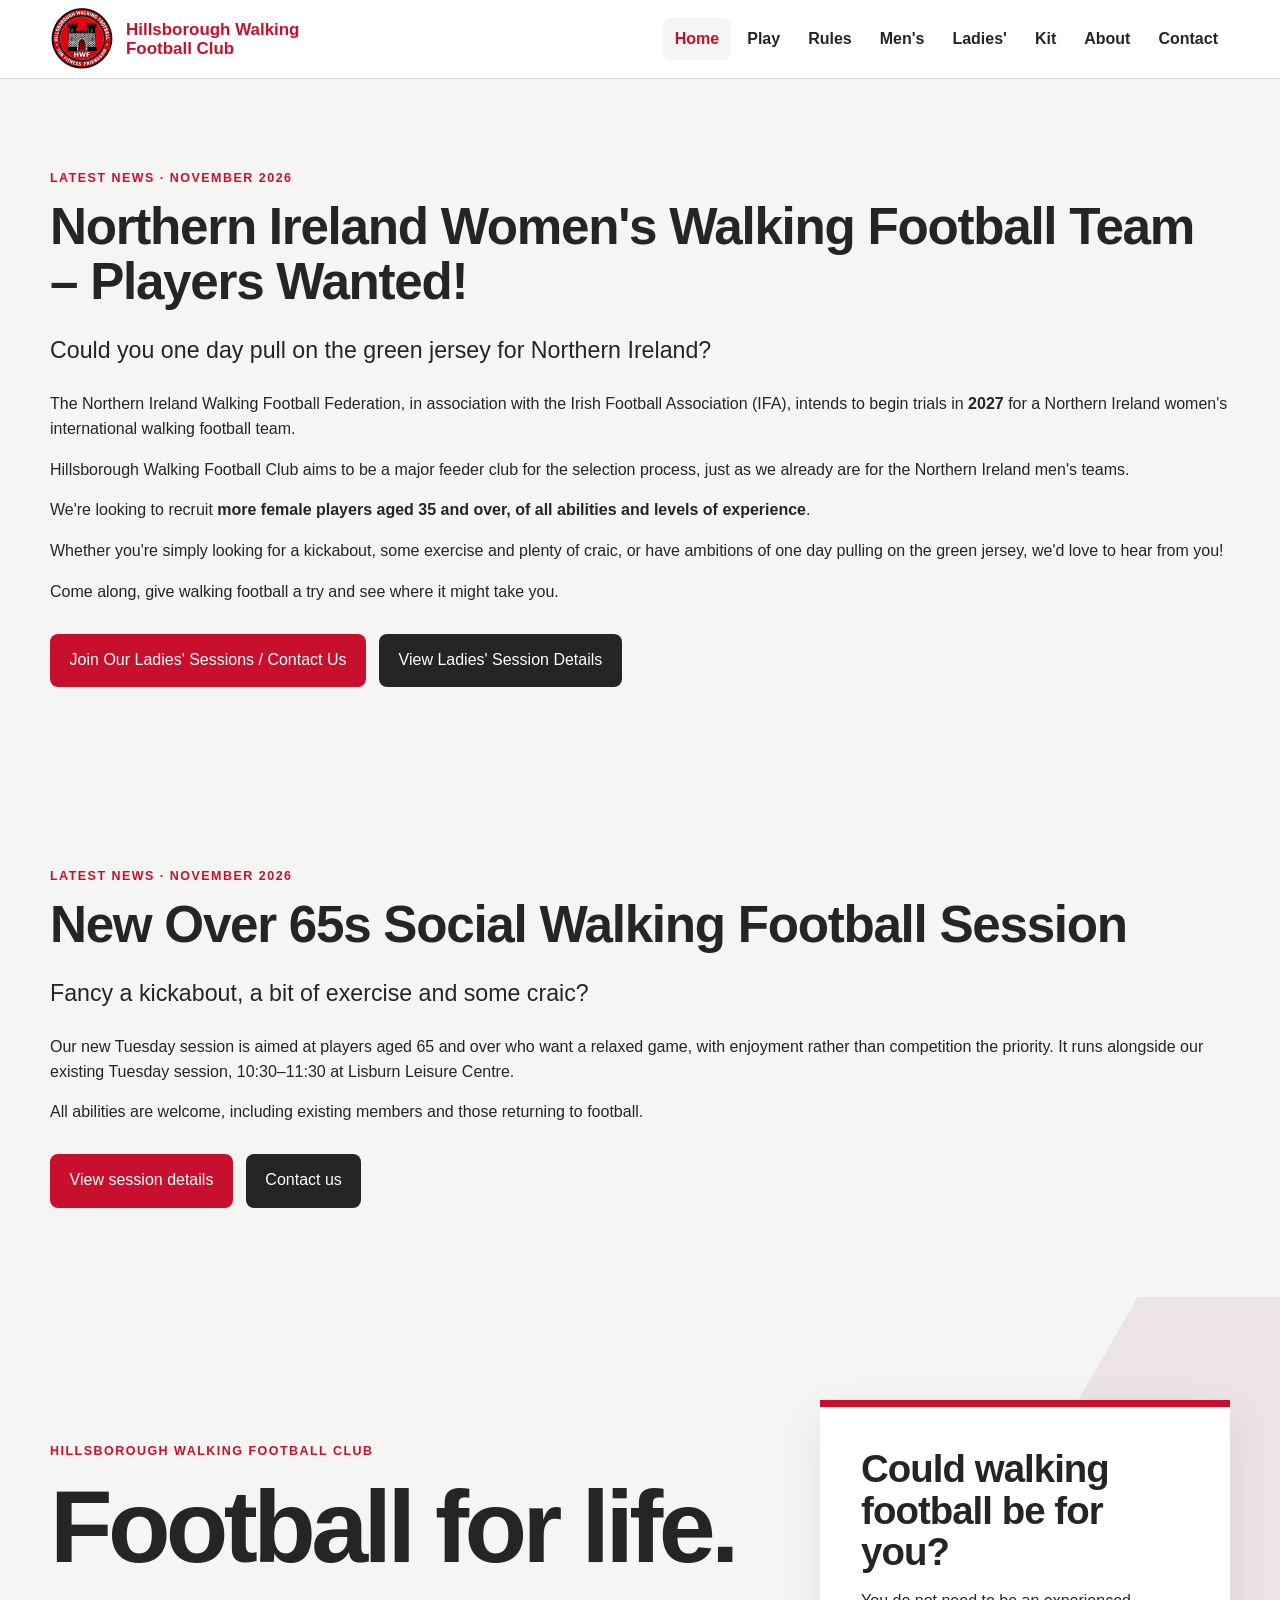
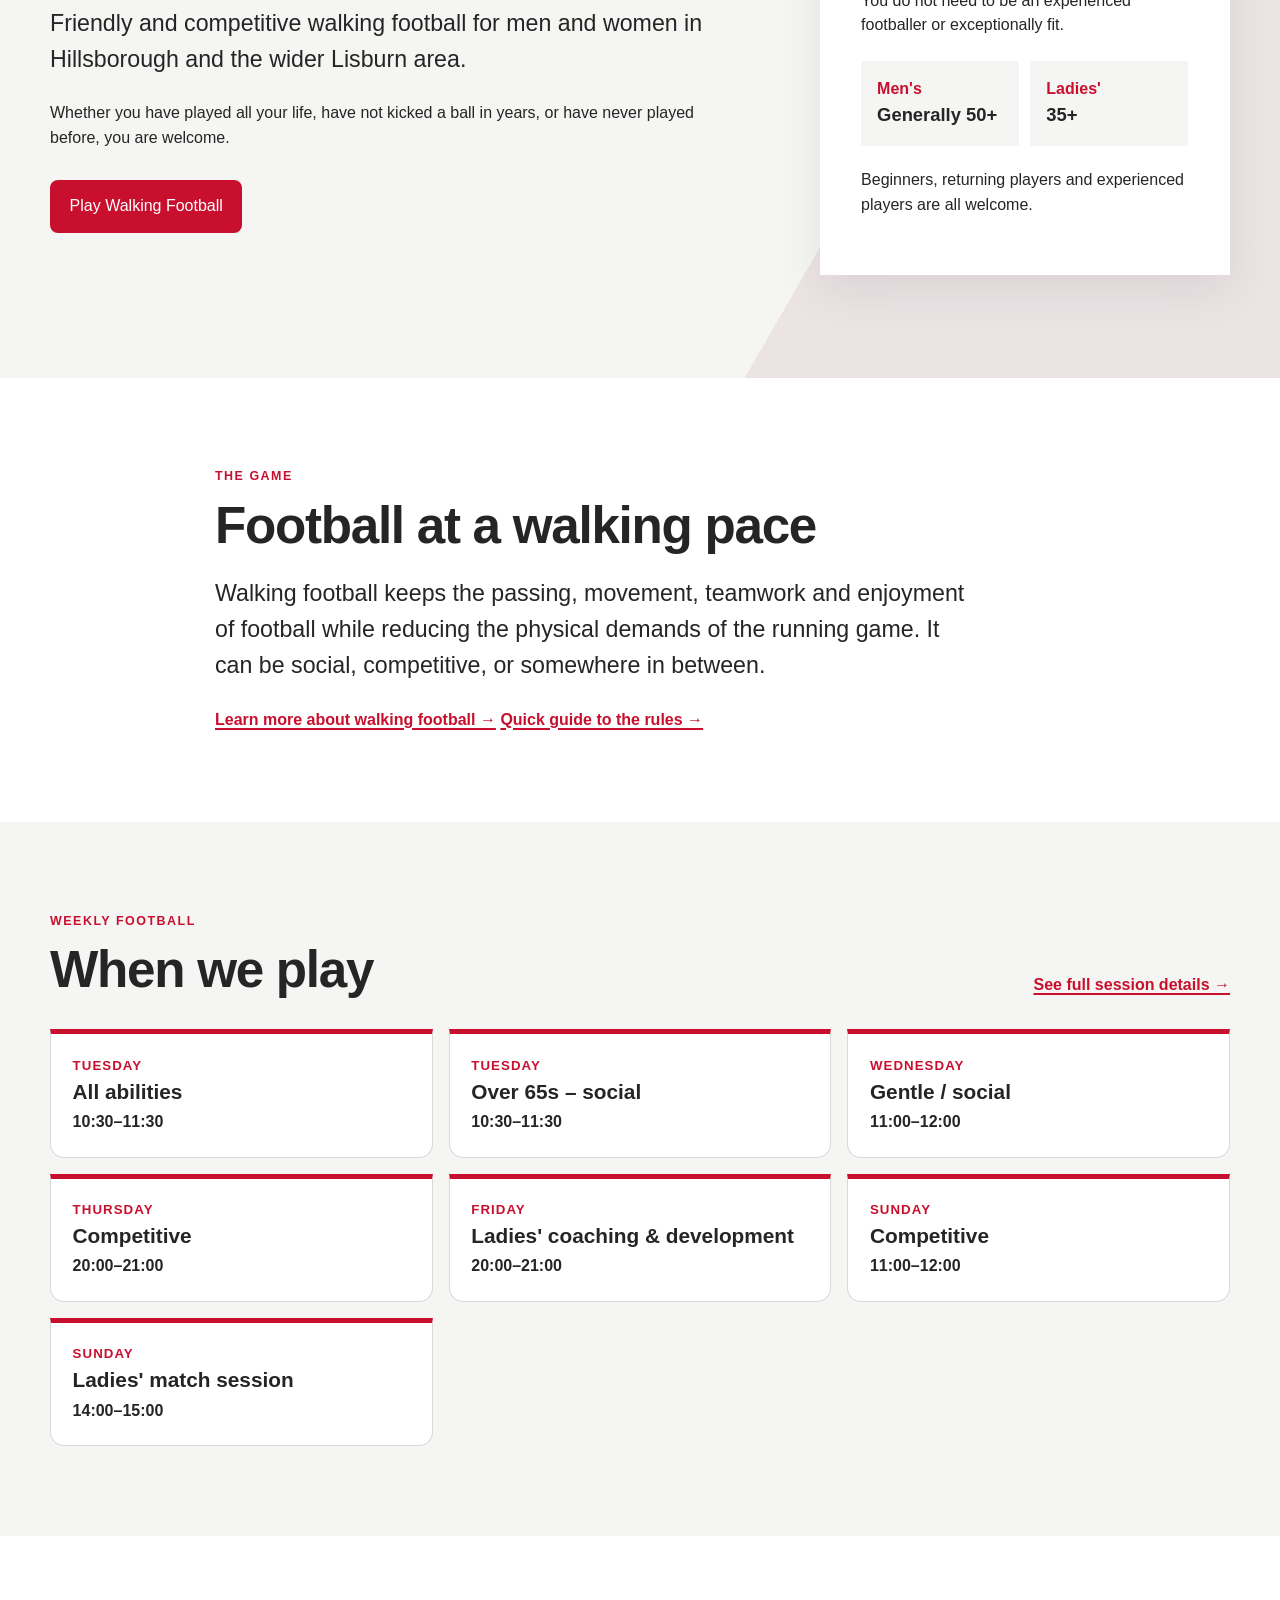
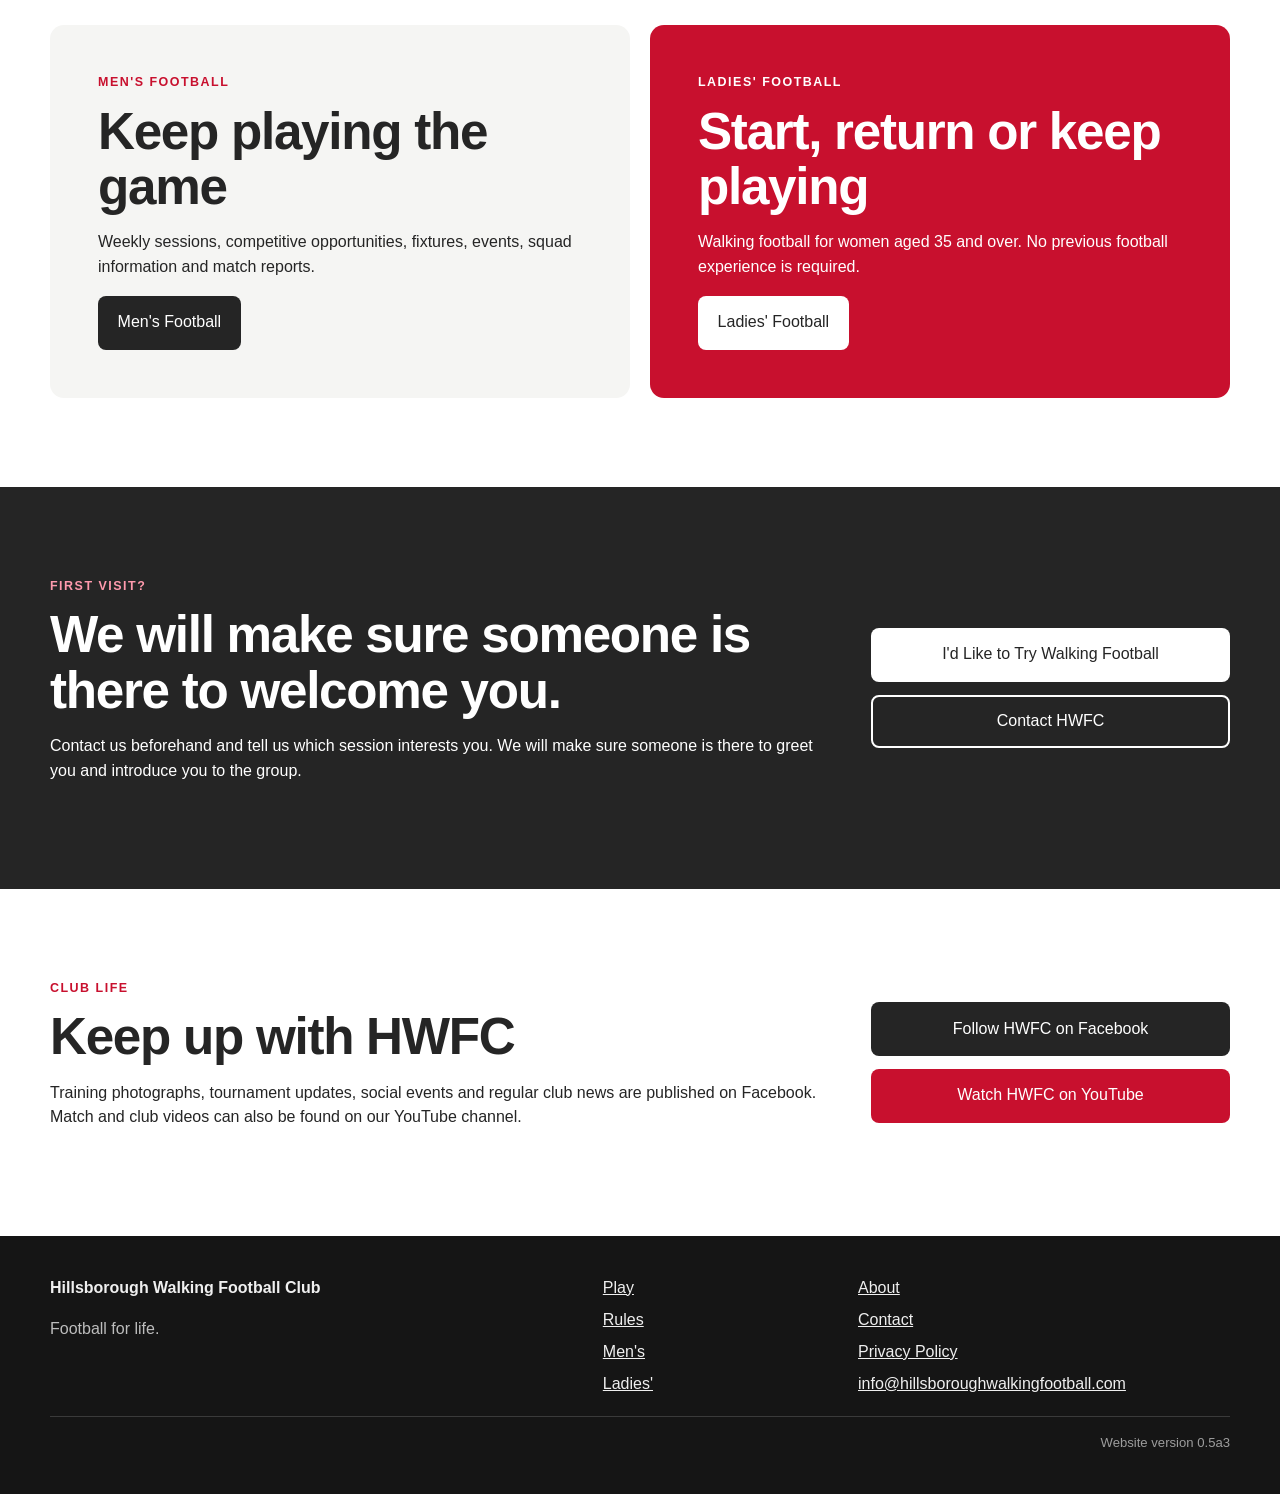
<file: index.html>
<!doctype html>
<html lang="en-GB">
<head>
    <meta charset="utf-8">
    <meta name="viewport" content="width=device-width, initial-scale=1">
    <title>Hillsborough Walking Football Club</title>
    <meta name="description" content="Friendly and competitive walking football for men and women in Hillsborough and the wider Lisburn area.">
    <link rel="icon" type="image/png" href="/assets/hwfc-logo.png">
    <link rel="stylesheet" href="/styles.css">
</head>
<body>
<a class="skipLink" href="#mainContent">Skip to main content</a>
<header class="siteHeader">
    <div class="shell headerInner">
        <a class="brand" href="/" aria-label="Hillsborough Walking Football Club home">
            <img class="brandLogo" src="/assets/hwfc-logo.png" alt="" width="64" height="64">
            <span class="brandName">Hillsborough Walking Football Club</span>
        </a>
        <nav class="mainNav" aria-label="Main navigation">
            <a aria-current="page" href="/">Home</a>
            <a href="/play/">Play</a><a href="/rules/">Rules</a>
            <a href="/mens/">Men's</a>
            <a href="/ladies/">Ladies'</a>
            <a href="/kit/">Kit</a>
            <a href="/about/">About</a>
            <a href="/contact/">Contact</a>
        </nav>
    </div>
</header>
<main id="mainContent">
    <section class="section sectionSoft" aria-labelledby="latestNewsTitle">
        <div class="shell">
            <p class="eyebrow">Latest news · November 2026</p>
            <h2 id="latestNewsTitle">Northern Ireland Women's Walking Football Team – Players Wanted!</h2>
            <p class="lead">Could you one day pull on the green jersey for Northern Ireland?</p>
            <p>The Northern Ireland Walking Football Federation, in association with the Irish Football Association (IFA), intends to begin trials in <strong>2027</strong> for a Northern Ireland women's international walking football team.</p>
            <p>Hillsborough Walking Football Club aims to be a major feeder club for the selection process, just as we already are for the Northern Ireland men's teams.</p>
            <p>We're looking to recruit <strong>more female players aged 35 and over, of all abilities and levels of experience</strong>.</p>
            <p>Whether you're simply looking for a kickabout, some exercise and plenty of craic, or have ambitions of one day pulling on the green jersey, we'd love to hear from you!</p>
            <p>Come along, give walking football a try and see where it might take you.</p>
            <div class="buttonRow">
                <a class="button buttonPrimary" href="/contact/?topic=ladies">Join Our Ladies' Sessions / Contact Us</a>
                <a class="button buttonSecondary" href="/ladies/">View Ladies' Session Details</a>
            </div>
        </div>
    </section>

    <section class="section sectionSoft"><div class="shell"><p class="eyebrow">Latest news · November 2026</p><h2>New Over 65s Social Walking Football Session</h2><p class="lead">Fancy a kickabout, a bit of exercise and some craic?</p><p>Our new Tuesday session is aimed at players aged 65 and over who want a relaxed game, with enjoyment rather than competition the priority. It runs alongside our existing Tuesday session, 10:30–11:30 at Lisburn Leisure Centre.</p><p>All abilities are welcome, including existing members and those returning to football.</p><div class="buttonRow"><a class="button buttonPrimary" href="/play/#sessions">View session details</a><a class="button buttonSecondary" href="/contact/?topic=try">Contact us</a></div></div></section>
    <section class="hero">
        <div class="shell heroGrid">
            <div>
                <p class="eyebrow">Hillsborough Walking Football Club</p>
                <h1>Football for life.</h1>
                <p class="heroLead">Friendly and competitive walking football for men and women in Hillsborough and the wider Lisburn area.</p>
                <p>Whether you have played all your life, have not kicked a ball in years, or have never played before, you are welcome.</p>
                <div class="buttonRow">
                    <a class="button buttonPrimary" href="/play/">Play Walking Football</a>
                </div>
            </div>
            <aside class="heroPanel" aria-label="Who can play">
                <h2>Could walking football be for you?</h2>
                <p>You do not need to be an experienced footballer or exceptionally fit.</p>
                <dl class="eligibility">
                    <div><dt>Men's</dt><dd>Generally 50+</dd></div>
                    <div><dt>Ladies'</dt><dd>35+</dd></div>
                </dl>
                <p>Beginners, returning players and experienced players are all welcome.</p>
            </aside>
        </div>
    </section>

    <section class="section">
        <div class="shell narrow">
            <p class="eyebrow">The game</p>
            <h2>Football at a walking pace</h2>
            <p class="lead">Walking football keeps the passing, movement, teamwork and enjoyment of football while reducing the physical demands of the running game. It can be social, competitive, or somewhere in between.</p>
            <a class="textLink" href="/play/">Learn more about walking football →</a> <a class="textLink" href="/rules/">Quick guide to the rules →</a>
        </div>
    </section>

    <section class="section sectionSoft">
        <div class="shell">
            <div class="sectionHeading">
                <div><p class="eyebrow">Weekly football</p><h2>When we play</h2></div>
                <a class="textLink" href="/play/#sessions">See full session details →</a>
            </div>
            <div class="sessionGrid compactSessions">
                <article class="sessionCard"><p class="sessionDay">Tuesday</p><h3>All abilities</h3><p class="sessionTime">10:30–11:30</p></article>
<article class="sessionCard"><p class="sessionDay">Tuesday</p><h3>Over 65s – social</h3><p class="sessionTime">10:30–11:30</p></article>
                <article class="sessionCard"><p class="sessionDay">Wednesday</p><h3>Gentle / social</h3><p class="sessionTime">11:00–12:00</p></article>
                <article class="sessionCard"><p class="sessionDay">Thursday</p><h3>Competitive</h3><p class="sessionTime">20:00–21:00</p></article>
                <article class="sessionCard"><p class="sessionDay">Friday</p><h3>Ladies' coaching &amp; development</h3><p class="sessionTime">20:00–21:00</p></article>
                <article class="sessionCard"><p class="sessionDay">Sunday</p><h3>Competitive</h3><p class="sessionTime">11:00–12:00</p></article>
                <article class="sessionCard"><p class="sessionDay">Sunday</p><h3>Ladies' match session</h3><p class="sessionTime">14:00–15:00</p></article>
            </div>
        </div>
    </section>

    <section class="section">
        <div class="shell splitCards">
            <article class="featureCard">
                <p class="eyebrow">Men's football</p>
                <h2>Keep playing the game</h2>
                <p>Weekly sessions, competitive opportunities, fixtures, events, squad information and match reports.</p>
                <a class="button buttonSecondary" href="/mens/">Men's Football</a>
            </article>
            <article class="featureCard featureCardRed">
                <p class="eyebrow">Ladies' football</p>
                <h2>Start, return or keep playing</h2>
                <p>Walking football for women aged 35 and over. No previous football experience is required.</p>
                <a class="button buttonLight" href="/ladies/">Ladies' Football</a>
            </article>
        </div>
    </section>

    <section class="section sectionDark">
        <div class="shell ctaGrid">
            <div>
                <p class="eyebrow">First visit?</p>
                <h2>We will make sure someone is there to welcome you.</h2>
                <p>Contact us beforehand and tell us which session interests you. We will make sure someone is there to greet you and introduce you to the group.</p>
            </div>
            <div class="buttonStack">
                <a class="button buttonLight" href="/contact/?topic=try">I'd Like to Try Walking Football</a>
                <a class="button buttonOutlineLight" href="/contact/">Contact HWFC</a>
            </div>
        </div>
    </section>

    <section class="section">
        <div class="shell socialBar">
            <div>
                <p class="eyebrow">Club life</p>
                <h2>Keep up with HWFC</h2>
                <p>Training photographs, tournament updates, social events and regular club news are published on Facebook. Match and club videos can also be found on our YouTube channel.</p>
            </div>
            <div class="buttonStack">
                <a class="button buttonSecondary" href="https://www.facebook.com/profile.php?id=100082995559544" target="_blank" rel="noopener">Follow HWFC on Facebook</a>
                <a class="button buttonPrimary" href="https://www.youtube.com/@HillsboroughWalkingFootball" target="_blank" rel="noopener">Watch HWFC on YouTube</a>
            </div>
        </div>
    </section>
</main>
<footer class="siteFooter">
    <div class="shell footerGrid">
        <div><strong>Hillsborough Walking Football Club</strong><p>Football for life.</p></div>
        <div><a href="/play/">Play</a><a href="/rules/">Rules</a><a href="/mens/">Men's</a><a href="/ladies/">Ladies'</a></div>
        <div><a href="/about/">About</a><a href="/contact/">Contact</a><a href="/privacy/">Privacy Policy</a><a href="mailto:info@hillsboroughwalkingfootball.com">info@hillsboroughwalkingfootball.com</a></div>
    </div>
</footer>
</body>
</html>
</file>
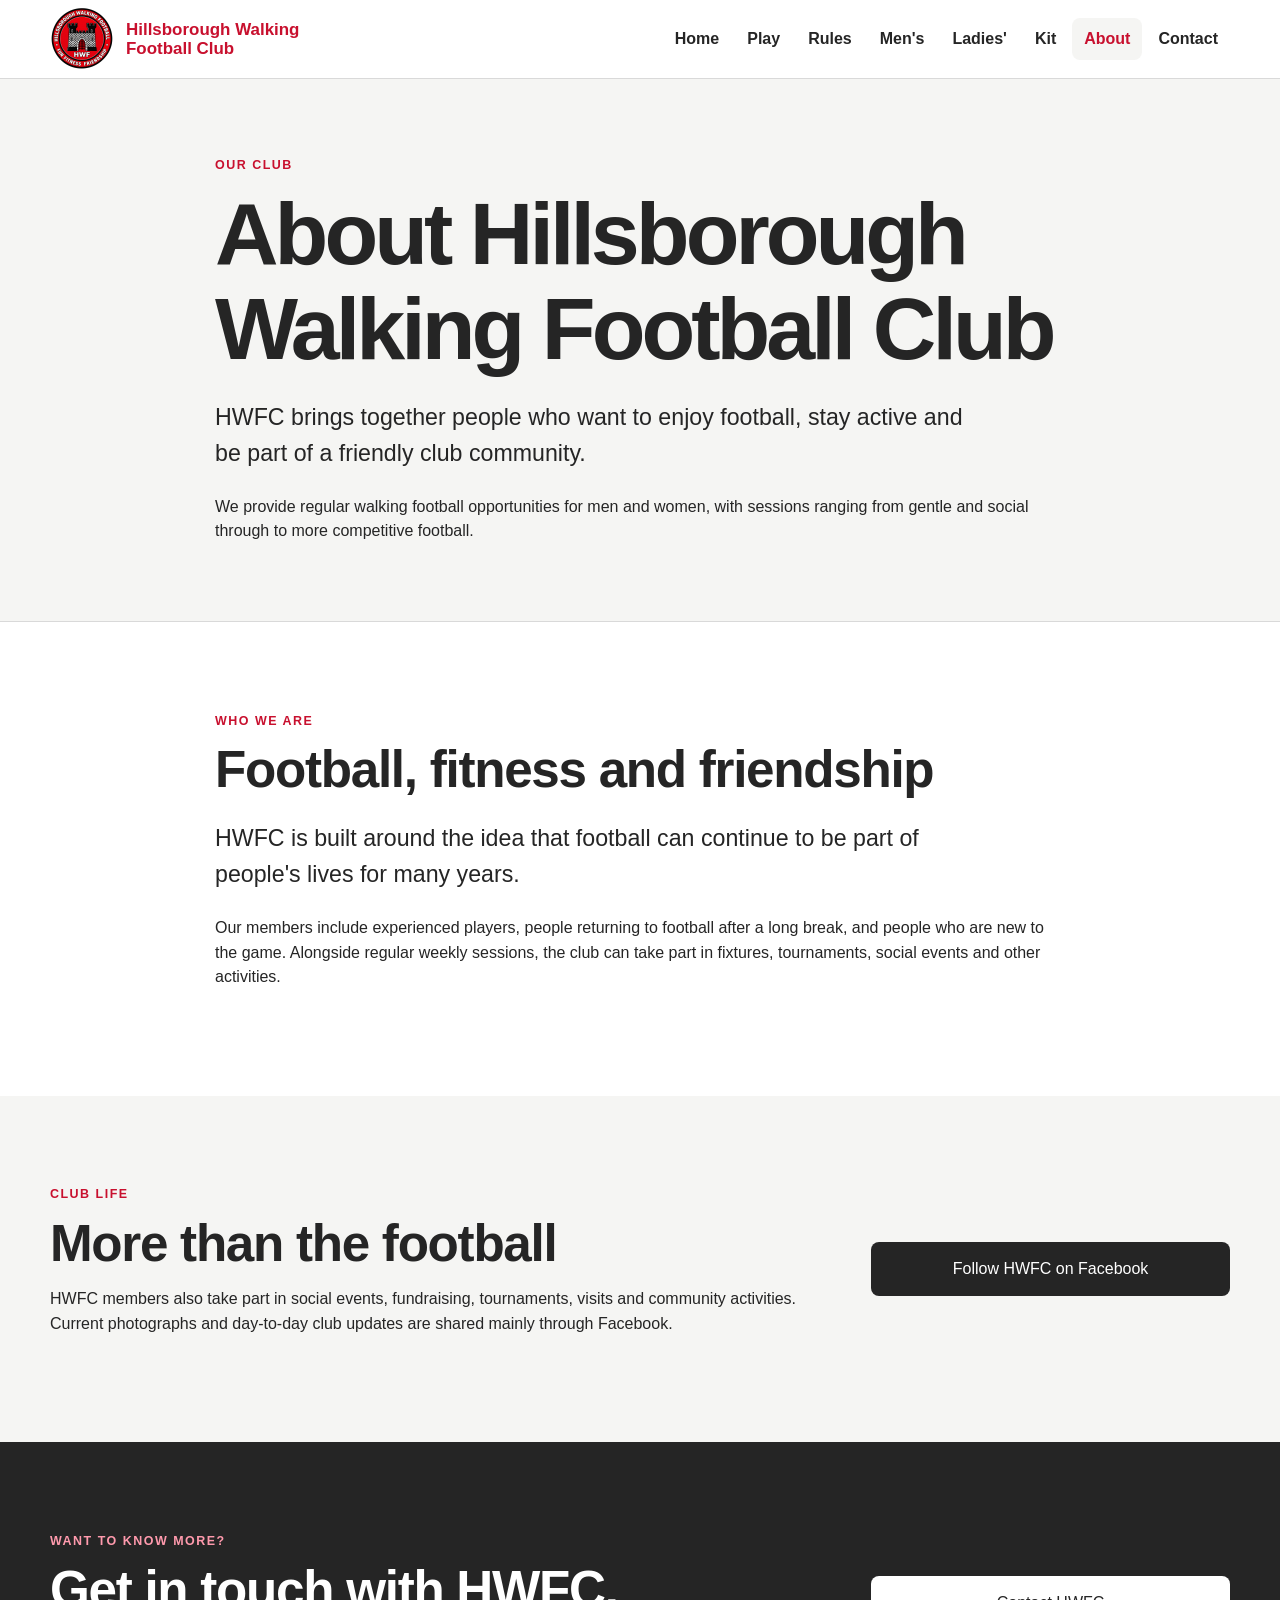
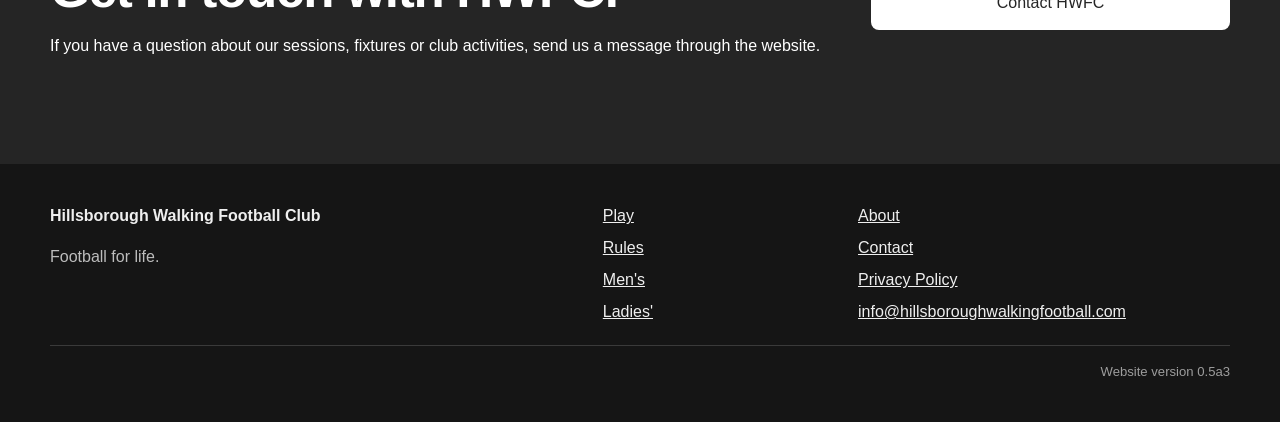
<file: about/index.html>
<!doctype html>
<html lang="en-GB">
<head><meta charset="utf-8"><meta name="viewport" content="width=device-width, initial-scale=1"><title>About HWFC | Hillsborough Walking Football Club</title><meta name="description" content="About Hillsborough Walking Football Club, our football community and club life."><link rel="icon" type="image/png" href="/assets/hwfc-logo.png"><link rel="stylesheet" href="/styles.css"></head>
<body>
<a class="skipLink" href="#mainContent">Skip to main content</a>
<header class="siteHeader"><div class="shell headerInner"><a class="brand" href="/" aria-label="Hillsborough Walking Football Club home"><img class="brandLogo" src="/assets/hwfc-logo.png" alt="" width="64" height="64"><span class="brandName">Hillsborough Walking Football Club</span></a><nav class="mainNav" aria-label="Main navigation"><a href="/">Home</a><a href="/play/">Play</a><a href="/rules/">Rules</a><a href="/mens/">Men's</a><a href="/ladies/">Ladies'</a><a href="/kit/">Kit</a><a aria-current="page" href="/about/">About</a><a href="/contact/">Contact</a></nav></div></header>
<main id="mainContent">
<section class="pageHero"><div class="shell narrow"><p class="eyebrow">Our club</p><h1>About Hillsborough Walking Football Club</h1><p class="heroLead">HWFC brings together people who want to enjoy football, stay active and be part of a friendly club community.</p><p>We provide regular walking football opportunities for men and women, with sessions ranging from gentle and social through to more competitive football.</p></div></section>
<section class="section"><div class="shell narrow"><p class="eyebrow">Who we are</p><h2>Football, fitness and friendship</h2><p class="lead">HWFC is built around the idea that football can continue to be part of people's lives for many years.</p><p>Our members include experienced players, people returning to football after a long break, and people who are new to the game. Alongside regular weekly sessions, the club can take part in fixtures, tournaments, social events and other activities.</p></div></section>
<section class="section sectionSoft"><div class="shell socialBar"><div><p class="eyebrow">Club life</p><h2>More than the football</h2><p>HWFC members also take part in social events, fundraising, tournaments, visits and community activities. Current photographs and day-to-day club updates are shared mainly through Facebook.</p></div><a class="button buttonSecondary" href="https://www.facebook.com/profile.php?id=100082995559544" target="_blank" rel="noopener">Follow HWFC on Facebook</a></div></section>
<section class="section sectionDark"><div class="shell ctaGrid"><div><p class="eyebrow">Want to know more?</p><h2>Get in touch with HWFC.</h2><p>If you have a question about our sessions, fixtures or club activities, send us a message through the website.</p></div><div class="buttonStack"><a class="button buttonLight" href="/contact/">Contact HWFC</a></div></div></section>
</main>
<footer class="siteFooter"><div class="shell footerGrid"><div><strong>Hillsborough Walking Football Club</strong><p>Football for life.</p></div><div><a href="/play/">Play</a><a href="/rules/">Rules</a><a href="/mens/">Men's</a><a href="/ladies/">Ladies'</a></div><div><a href="/about/">About</a><a href="/contact/">Contact</a><a href="/privacy/">Privacy Policy</a><a href="mailto:info@hillsboroughwalkingfootball.com">info@hillsboroughwalkingfootball.com</a></div></div></footer>
</body></html>
</file>
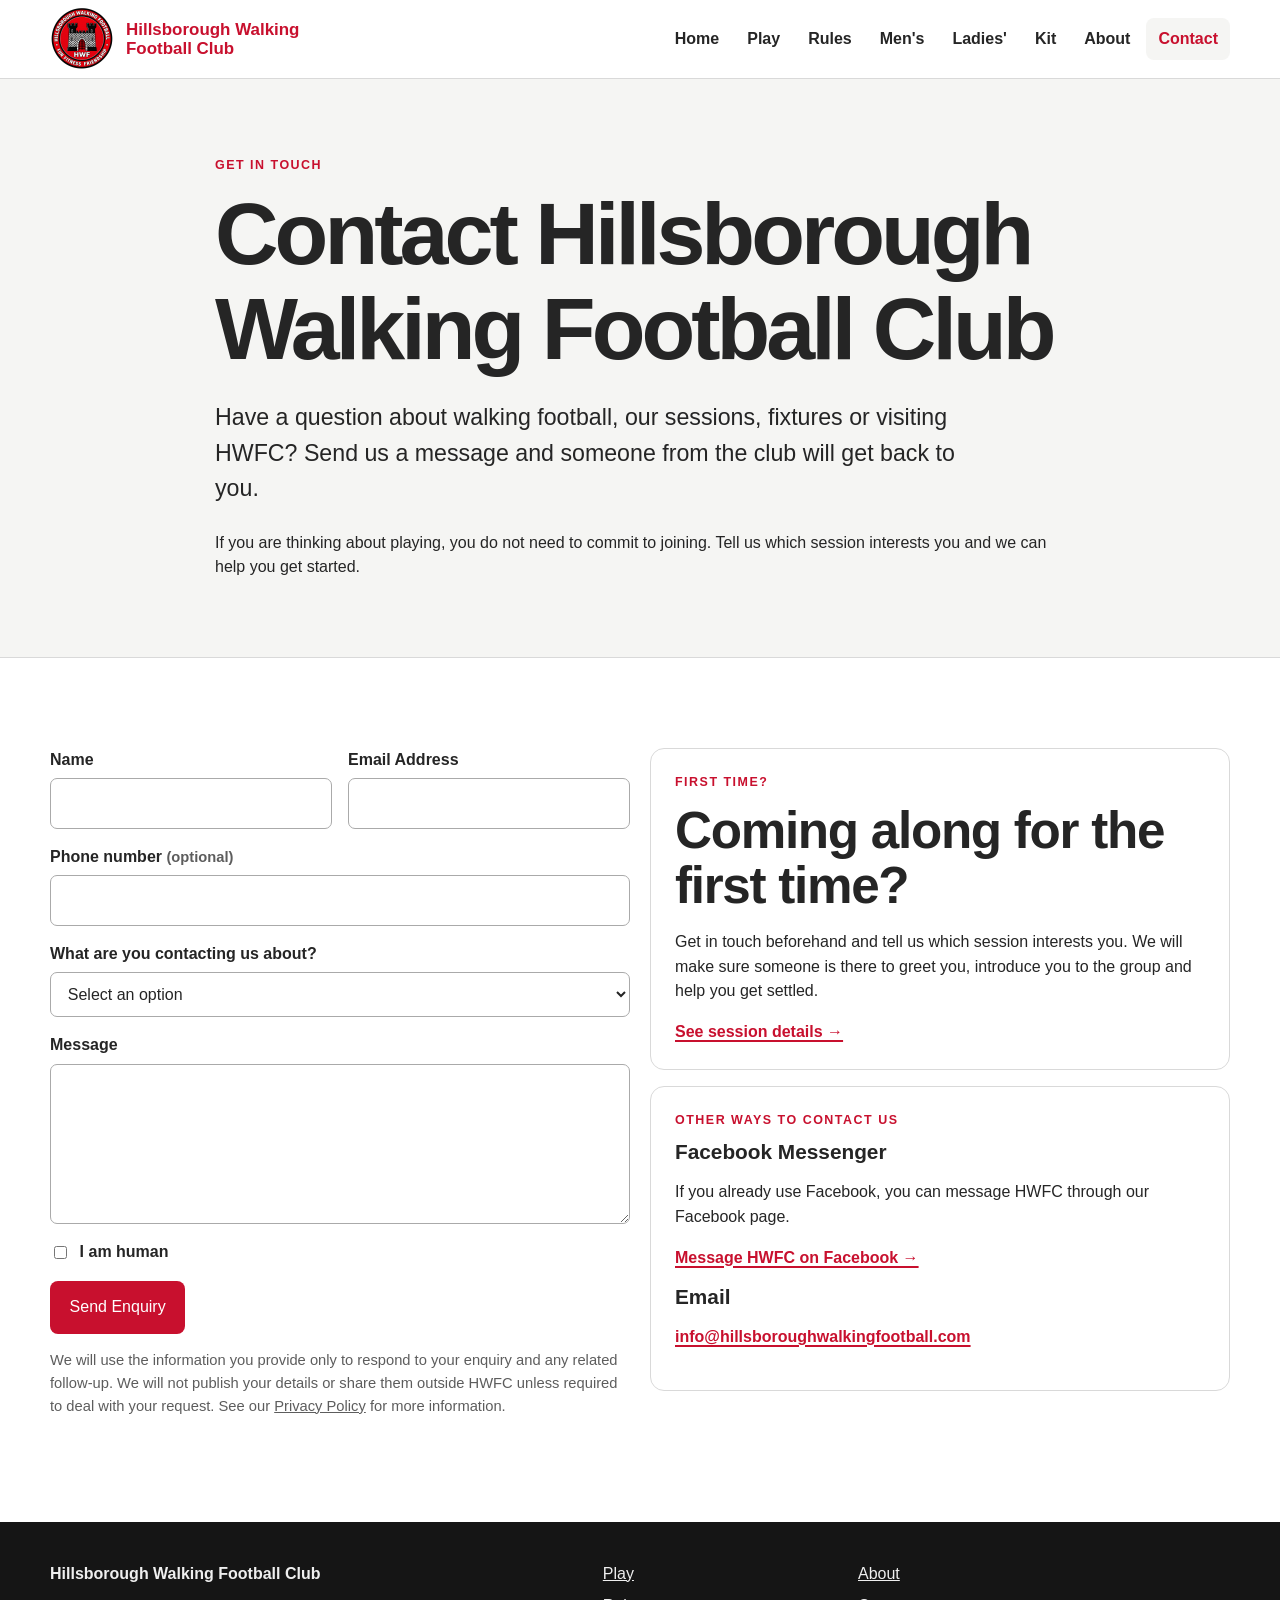
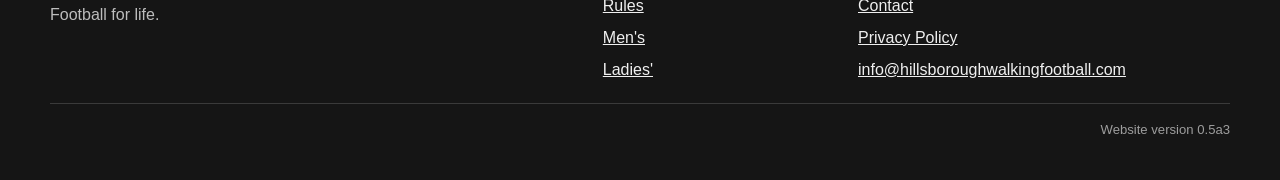
<file: contact/index.html>
<!doctype html>
<html lang="en-GB">
<head><meta charset="utf-8"><meta name="viewport" content="width=device-width, initial-scale=1"><title>Contact HWFC | Hillsborough Walking Football Club</title><meta name="description" content="Contact Hillsborough Walking Football Club about trying walking football, sessions, fixtures or general enquiries."><link rel="icon" type="image/png" href="/assets/hwfc-logo.png"><link rel="stylesheet" href="/styles.css"></head>
<body>
<a class="skipLink" href="#mainContent">Skip to main content</a>
<header class="siteHeader"><div class="shell headerInner"><a class="brand" href="/" aria-label="Hillsborough Walking Football Club home"><img class="brandLogo" src="/assets/hwfc-logo.png" alt="" width="64" height="64"><span class="brandName">Hillsborough Walking Football Club</span></a><nav class="mainNav" aria-label="Main navigation"><a href="/">Home</a><a href="/play/">Play</a><a href="/rules/">Rules</a><a href="/mens/">Men's</a><a href="/ladies/">Ladies'</a><a href="/kit/">Kit</a><a href="/about/">About</a><a aria-current="page" href="/contact/">Contact</a></nav></div></header>
<main id="mainContent">
<section class="pageHero"><div class="shell narrow"><p class="eyebrow">Get in touch</p><h1>Contact Hillsborough Walking Football Club</h1><p class="heroLead">Have a question about walking football, our sessions, fixtures or visiting HWFC? Send us a message and someone from the club will get back to you.</p><p>If you are thinking about playing, you do not need to commit to joining. Tell us which session interests you and we can help you get started.</p></div></section>
<section class="section"><div class="shell contentGrid"><div>
<div id="formStatus" aria-live="polite"></div>
<form action="/contact/send.php" method="post">
    <div class="formGrid">
        <div class="field"><label for="name">Name</label><input id="name" name="name" autocomplete="name" required maxlength="120"></div>
        <div class="field"><label for="email">Email Address</label><input id="email" name="email" type="email" autocomplete="email" required maxlength="200"></div>
        <div class="field fieldFull"><label for="phone">Phone number <span class="formNote">(optional)</span></label><input id="phone" name="phone" type="tel" autocomplete="tel" maxlength="50"></div>
        <div class="field fieldFull"><label for="topic">What are you contacting us about?</label><select id="topic" name="topic" required><option value="">Select an option</option><option value="try">I'd like to try walking football</option><option value="mens">Men's sessions</option><option value="ladies">Ladies' sessions</option><option value="fixtures">Fixtures / visiting club</option><option value="general">General enquiry</option></select></div>
        <div class="field fieldFull"><label for="message">Message</label><textarea id="message" name="message" required maxlength="4000"></textarea></div>
        <div class="honeypot" aria-hidden="true"><label for="website">Website</label><input id="website" name="website" tabindex="-1" autocomplete="off"></div>
        <div class="fieldFull humanCheck"><input id="human" name="human" type="checkbox" value="yes" required><label for="human">I am human</label></div>
        <div class="fieldFull"><button class="button buttonPrimary" type="submit">Send Enquiry</button></div>
    </div>
    <p class="formNote">We will use the information you provide only to respond to your enquiry and any related follow-up. We will not publish your details or share them outside HWFC unless required to deal with your request. See our <a href="/privacy/">Privacy Policy</a> for more information.</p>
</form>
</div><aside>
<article class="infoCard"><p class="eyebrow">First time?</p><h2>Coming along for the first time?</h2><p>Get in touch beforehand and tell us which session interests you. We will make sure someone is there to greet you, introduce you to the group and help you get settled.</p><a class="textLink" href="/play/#sessions">See session details →</a></article>
<article class="infoCard" style="margin-top:1rem"><p class="eyebrow">Other ways to contact us</p><h3>Facebook Messenger</h3><p>If you already use Facebook, you can message HWFC through our Facebook page.</p><p><a class="textLink" href="https://www.facebook.com/profile.php?id=100082995559544" target="_blank" rel="noopener">Message HWFC on Facebook →</a></p><h3>Email</h3><p><a class="textLink" href="mailto:info@hillsboroughwalkingfootball.com">info@hillsboroughwalkingfootball.com</a></p></article>
</aside></div></section>
</main>
<footer class="siteFooter"><div class="shell footerGrid"><div><strong>Hillsborough Walking Football Club</strong><p>Football for life.</p></div><div><a href="/play/">Play</a><a href="/rules/">Rules</a><a href="/mens/">Men's</a><a href="/ladies/">Ladies'</a></div><div><a href="/about/">About</a><a href="/contact/">Contact</a><a href="/privacy/">Privacy Policy</a><a href="mailto:info@hillsboroughwalkingfootball.com">info@hillsboroughwalkingfootball.com</a></div></div></footer>
<script>
(function () {
    const params = new URLSearchParams(window.location.search);
    const topic = params.get('topic');
    const select = document.getElementById('topic');
    if (topic && select && Array.from(select.options).some(option => option.value === topic)) select.value = topic;
    const status = document.getElementById('formStatus');
    if (params.get('sent') === '1') status.innerHTML = '<div class="notice"><strong>Thank you.</strong> Your enquiry has been sent to HWFC.</div>';
    if (params.get('error') === '1') status.innerHTML = '<div class="notice noticeError"><strong>We could not send your enquiry.</strong> Please check the form and try again, or email info@hillsboroughwalkingfootball.com.</div>';
})();
</script>
</body></html>
</file>
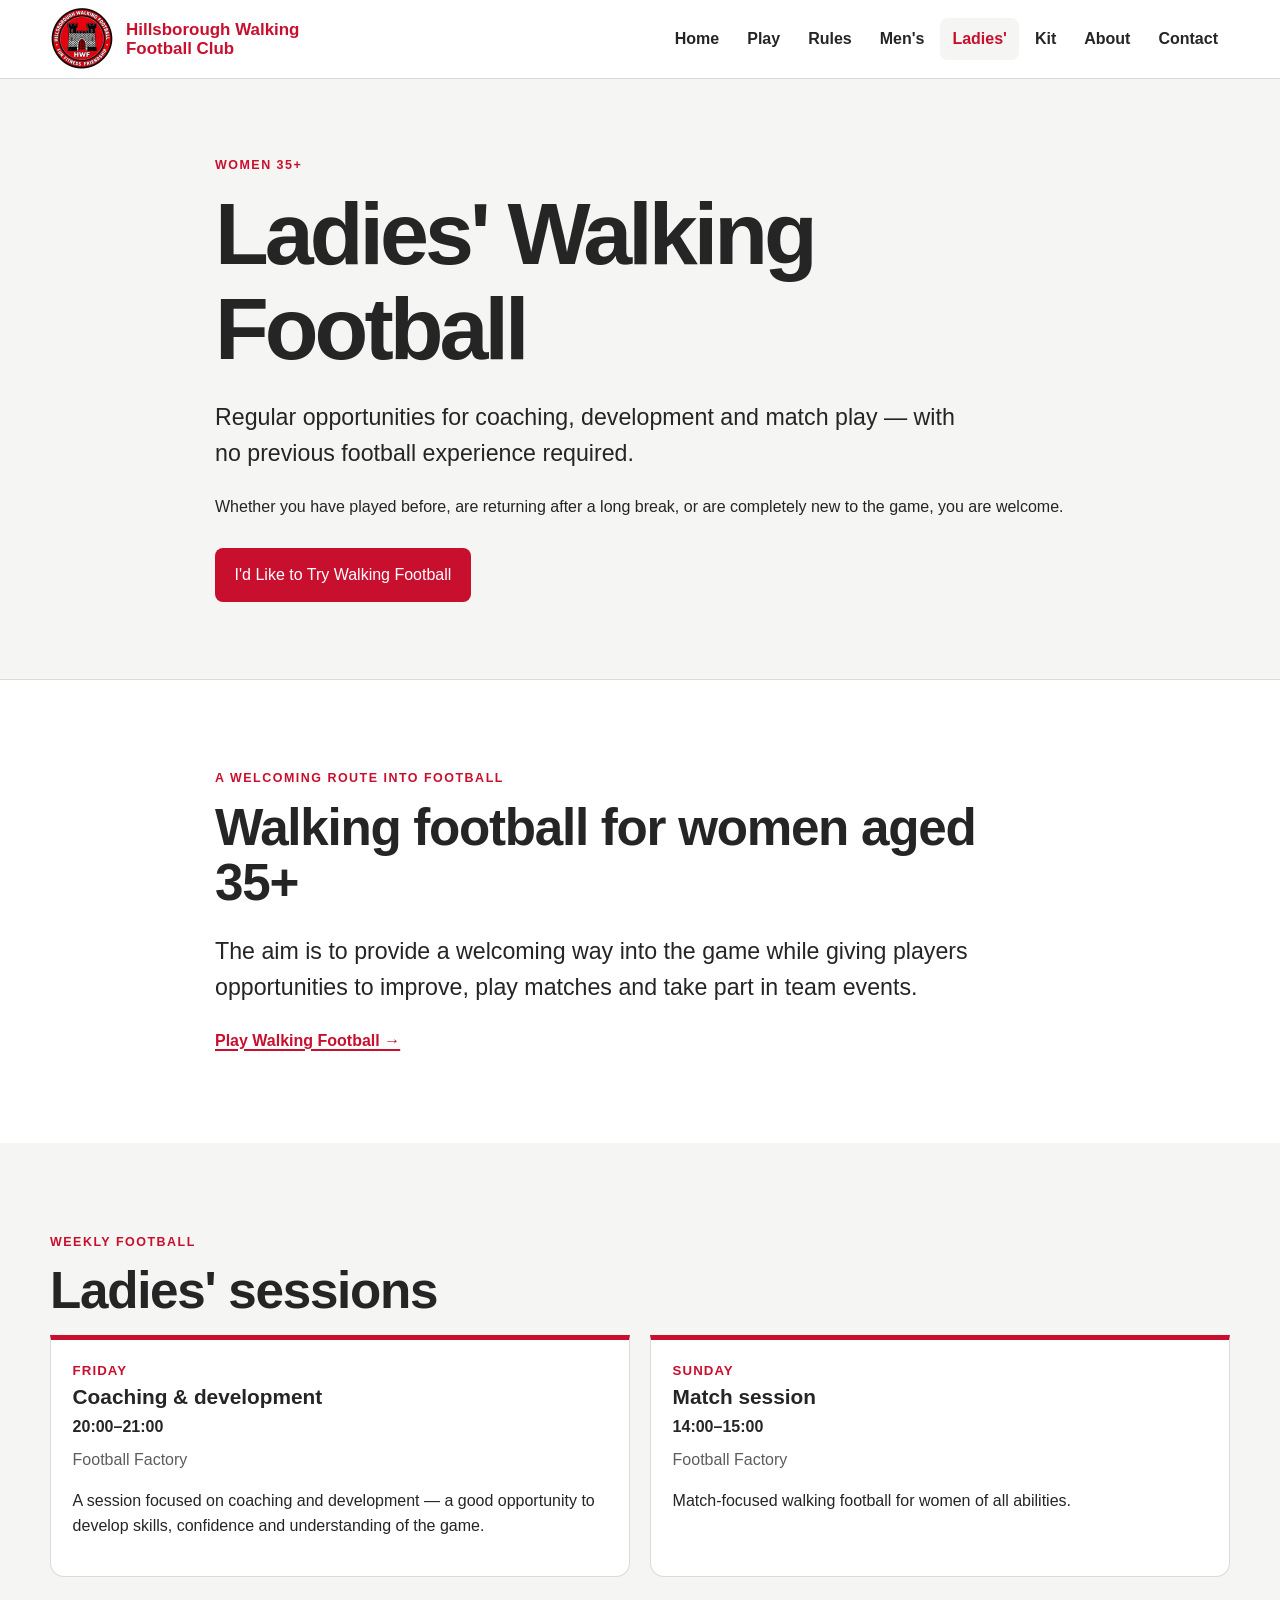
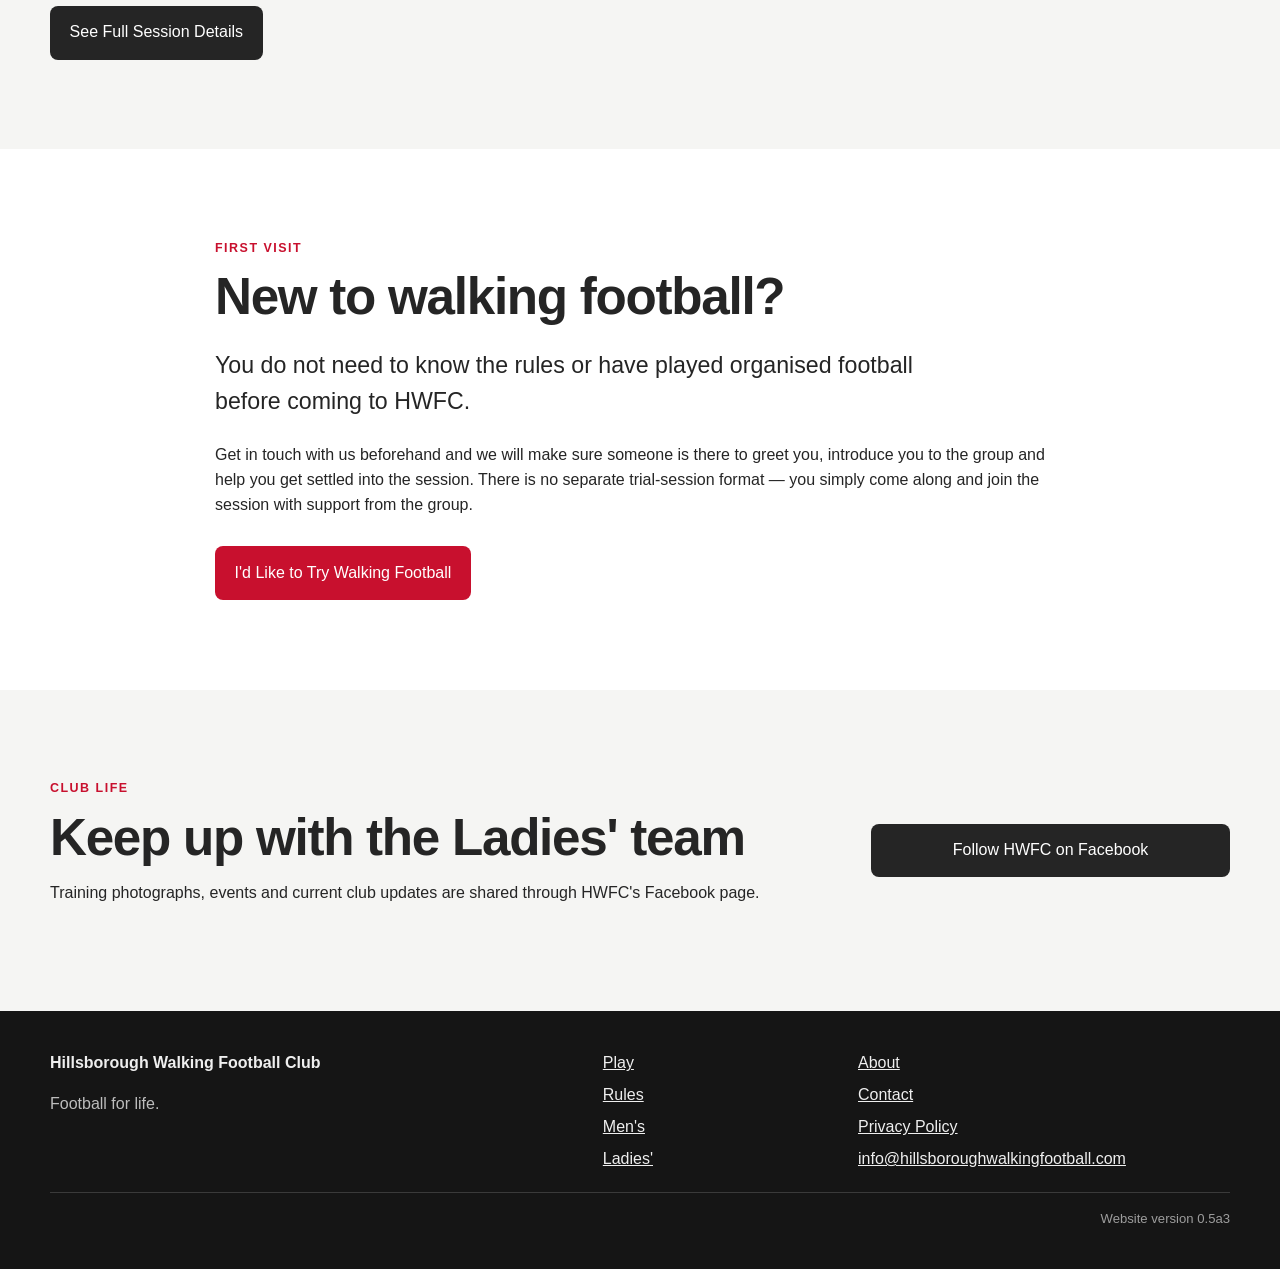
<file: ladies/index.html>
<!doctype html>
<html lang="en-GB">
<head><meta charset="utf-8"><meta name="viewport" content="width=device-width, initial-scale=1"><title>Ladies' Walking Football | Hillsborough Walking Football Club</title><meta name="description" content="Ladies' walking football at HWFC for women aged 35 and over. No previous football experience required."><link rel="icon" type="image/png" href="/assets/hwfc-logo.png"><link rel="stylesheet" href="/styles.css"></head>
<body>
<a class="skipLink" href="#mainContent">Skip to main content</a>
<header class="siteHeader"><div class="shell headerInner"><a class="brand" href="/" aria-label="Hillsborough Walking Football Club home"><img class="brandLogo" src="/assets/hwfc-logo.png" alt="" width="64" height="64"><span class="brandName">Hillsborough Walking Football Club</span></a><nav class="mainNav" aria-label="Main navigation"><a href="/">Home</a><a href="/play/">Play</a><a href="/rules/">Rules</a><a href="/mens/">Men's</a><a aria-current="page" href="/ladies/">Ladies'</a><a href="/kit/">Kit</a><a href="/about/">About</a><a href="/contact/">Contact</a></nav></div></header>
<main id="mainContent">
<section class="pageHero"><div class="shell narrow"><p class="eyebrow">Women 35+</p><h1>Ladies' Walking Football</h1><p class="heroLead">Regular opportunities for coaching, development and match play — with no previous football experience required.</p><p>Whether you have played before, are returning after a long break, or are completely new to the game, you are welcome.</p><div class="buttonRow"><a class="button buttonPrimary" href="/contact/?topic=try">I'd Like to Try Walking Football</a></div></div></section>
<section class="section"><div class="shell narrow"><p class="eyebrow">A welcoming route into football</p><h2>Walking football for women aged 35+</h2><p class="lead">The aim is to provide a welcoming way into the game while giving players opportunities to improve, play matches and take part in team events.</p><a class="textLink" href="/play/">Play Walking Football →</a></div></section>
<section class="section sectionSoft"><div class="shell"><p class="eyebrow">Weekly football</p><h2>Ladies' sessions</h2><div class="contentGrid"><article class="sessionCard"><p class="sessionDay">Friday</p><h3>Coaching &amp; development</h3><p class="sessionTime">20:00–21:00</p><p class="sessionMeta">Football Factory</p><p>A session focused on coaching and development — a good opportunity to develop skills, confidence and understanding of the game.</p></article><article class="sessionCard"><p class="sessionDay">Sunday</p><h3>Match session</h3><p class="sessionTime">14:00–15:00</p><p class="sessionMeta">Football Factory</p><p>Match-focused walking football for women of all abilities.</p></article></div><div class="buttonRow"><a class="button buttonSecondary" href="/play/#sessions">See Full Session Details</a></div></div></section>
<section class="section"><div class="shell narrow"><p class="eyebrow">First visit</p><h2>New to walking football?</h2><p class="lead">You do not need to know the rules or have played organised football before coming to HWFC.</p><p>Get in touch with us beforehand and we will make sure someone is there to greet you, introduce you to the group and help you get settled into the session. There is no separate trial-session format — you simply come along and join the session with support from the group.</p><div class="buttonRow"><a class="button buttonPrimary" href="/contact/?topic=try">I'd Like to Try Walking Football</a></div></div></section>
<section class="section sectionSoft"><div class="shell socialBar"><div><p class="eyebrow">Club life</p><h2>Keep up with the Ladies' team</h2><p>Training photographs, events and current club updates are shared through HWFC's Facebook page.</p></div><a class="button buttonSecondary" href="https://www.facebook.com/profile.php?id=100082995559544" target="_blank" rel="noopener">Follow HWFC on Facebook</a></div></section>
</main>
<footer class="siteFooter"><div class="shell footerGrid"><div><strong>Hillsborough Walking Football Club</strong><p>Football for life.</p></div><div><a href="/play/">Play</a><a href="/rules/">Rules</a><a href="/mens/">Men's</a><a href="/ladies/">Ladies'</a></div><div><a href="/about/">About</a><a href="/contact/">Contact</a><a href="/privacy/">Privacy Policy</a><a href="mailto:info@hillsboroughwalkingfootball.com">info@hillsboroughwalkingfootball.com</a></div></div></footer>
</body></html>
</file>
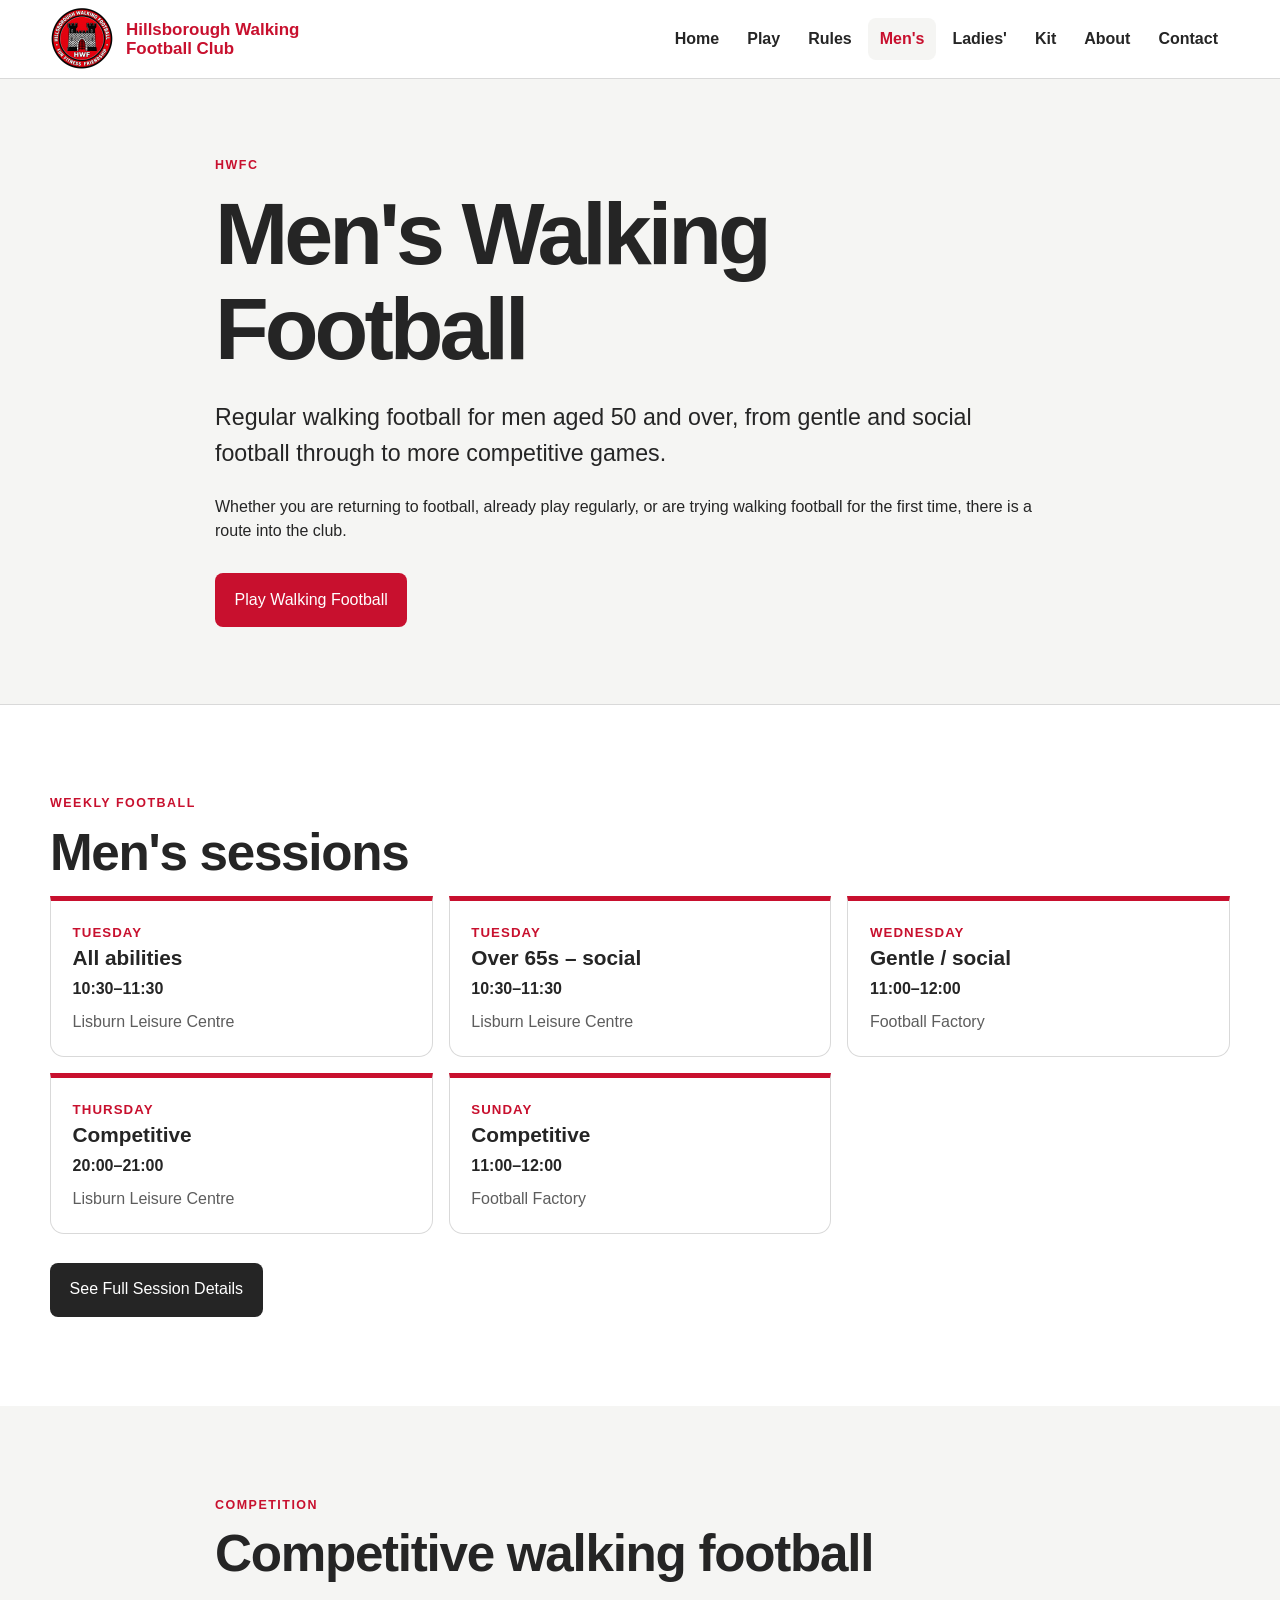
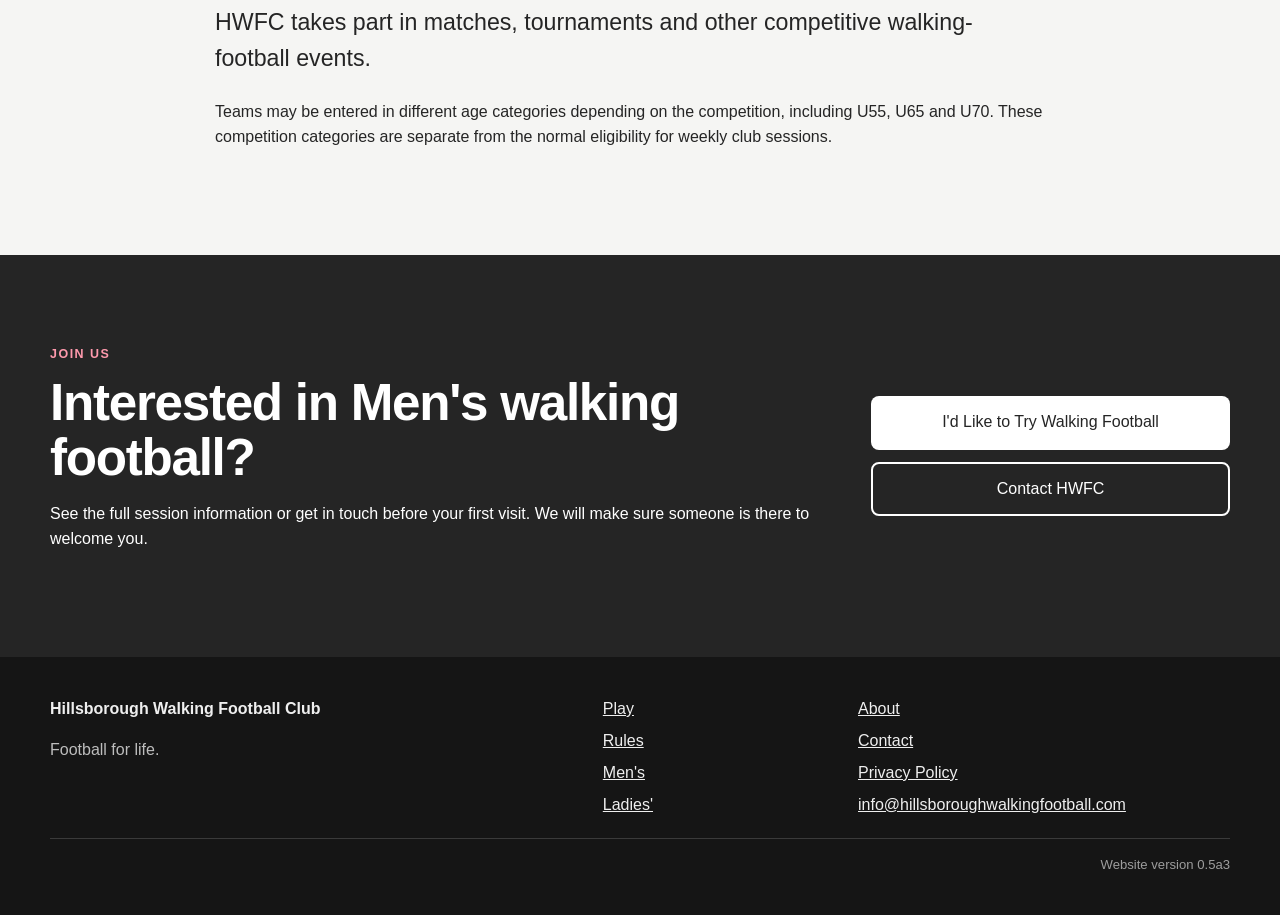
<file: mens/index.html>
<!doctype html>
<html lang="en-GB">
<head><meta charset="utf-8"><meta name="viewport" content="width=device-width, initial-scale=1"><title>Men's Walking Football | Hillsborough Walking Football Club</title><meta name="description" content="Men's walking football at HWFC: regular sessions and competitive football for players aged 50 and over."><link rel="icon" type="image/png" href="/assets/hwfc-logo.png"><link rel="stylesheet" href="/styles.css"></head>
<body>
<a class="skipLink" href="#mainContent">Skip to main content</a>
<header class="siteHeader"><div class="shell headerInner"><a class="brand" href="/" aria-label="Hillsborough Walking Football Club home"><img class="brandLogo" src="/assets/hwfc-logo.png" alt="" width="64" height="64"><span class="brandName">Hillsborough Walking Football Club</span></a><nav class="mainNav" aria-label="Main navigation"><a href="/">Home</a><a href="/play/">Play</a><a href="/rules/">Rules</a><a aria-current="page" href="/mens/">Men's</a><a href="/ladies/">Ladies'</a><a href="/kit/">Kit</a><a href="/about/">About</a><a href="/contact/">Contact</a></nav></div></header>
<main id="mainContent">
<section class="pageHero"><div class="shell narrow"><p class="eyebrow">HWFC</p><h1>Men's Walking Football</h1><p class="heroLead">Regular walking football for men aged 50 and over, from gentle and social football through to more competitive games.</p><p>Whether you are returning to football, already play regularly, or are trying walking football for the first time, there is a route into the club.</p><div class="buttonRow"><a class="button buttonPrimary" href="/play/">Play Walking Football</a></div></div></section>
<section class="section"><div class="shell"><p class="eyebrow">Weekly football</p><h2>Men's sessions</h2><div class="sessionGrid">
<article class="sessionCard"><p class="sessionDay">Tuesday</p><h3>All abilities</h3><p class="sessionTime">10:30–11:30</p><p class="sessionMeta">Lisburn Leisure Centre</p></article>
<article class="sessionCard"><p class="sessionDay">Tuesday</p><h3>Over 65s – social</h3><p class="sessionTime">10:30–11:30</p><p class="sessionMeta">Lisburn Leisure Centre</p></article>
<article class="sessionCard"><p class="sessionDay">Wednesday</p><h3>Gentle / social</h3><p class="sessionTime">11:00–12:00</p><p class="sessionMeta">Football Factory</p></article>
<article class="sessionCard"><p class="sessionDay">Thursday</p><h3>Competitive</h3><p class="sessionTime">20:00–21:00</p><p class="sessionMeta">Lisburn Leisure Centre</p></article>
<article class="sessionCard"><p class="sessionDay">Sunday</p><h3>Competitive</h3><p class="sessionTime">11:00–12:00</p><p class="sessionMeta">Football Factory</p></article>
</div><div class="buttonRow"><a class="button buttonSecondary" href="/play/#sessions">See Full Session Details</a></div></div></section>
<section class="section sectionSoft"><div class="shell narrow"><p class="eyebrow">Competition</p><h2>Competitive walking football</h2><p class="lead">HWFC takes part in matches, tournaments and other competitive walking-football events.</p><p>Teams may be entered in different age categories depending on the competition, including U55, U65 and U70. These competition categories are separate from the normal eligibility for weekly club sessions.</p></div></section>
<section class="section sectionDark"><div class="shell ctaGrid"><div><p class="eyebrow">Join us</p><h2>Interested in Men's walking football?</h2><p>See the full session information or get in touch before your first visit. We will make sure someone is there to welcome you.</p></div><div class="buttonStack"><a class="button buttonLight" href="/contact/?topic=try">I'd Like to Try Walking Football</a><a class="button buttonOutlineLight" href="/contact/">Contact HWFC</a></div></div></section>
</main>
<footer class="siteFooter"><div class="shell footerGrid"><div><strong>Hillsborough Walking Football Club</strong><p>Football for life.</p></div><div><a href="/play/">Play</a><a href="/rules/">Rules</a><a href="/mens/">Men's</a><a href="/ladies/">Ladies'</a></div><div><a href="/about/">About</a><a href="/contact/">Contact</a><a href="/privacy/">Privacy Policy</a><a href="mailto:info@hillsboroughwalkingfootball.com">info@hillsboroughwalkingfootball.com</a></div></div></footer>
</body></html>
</file>
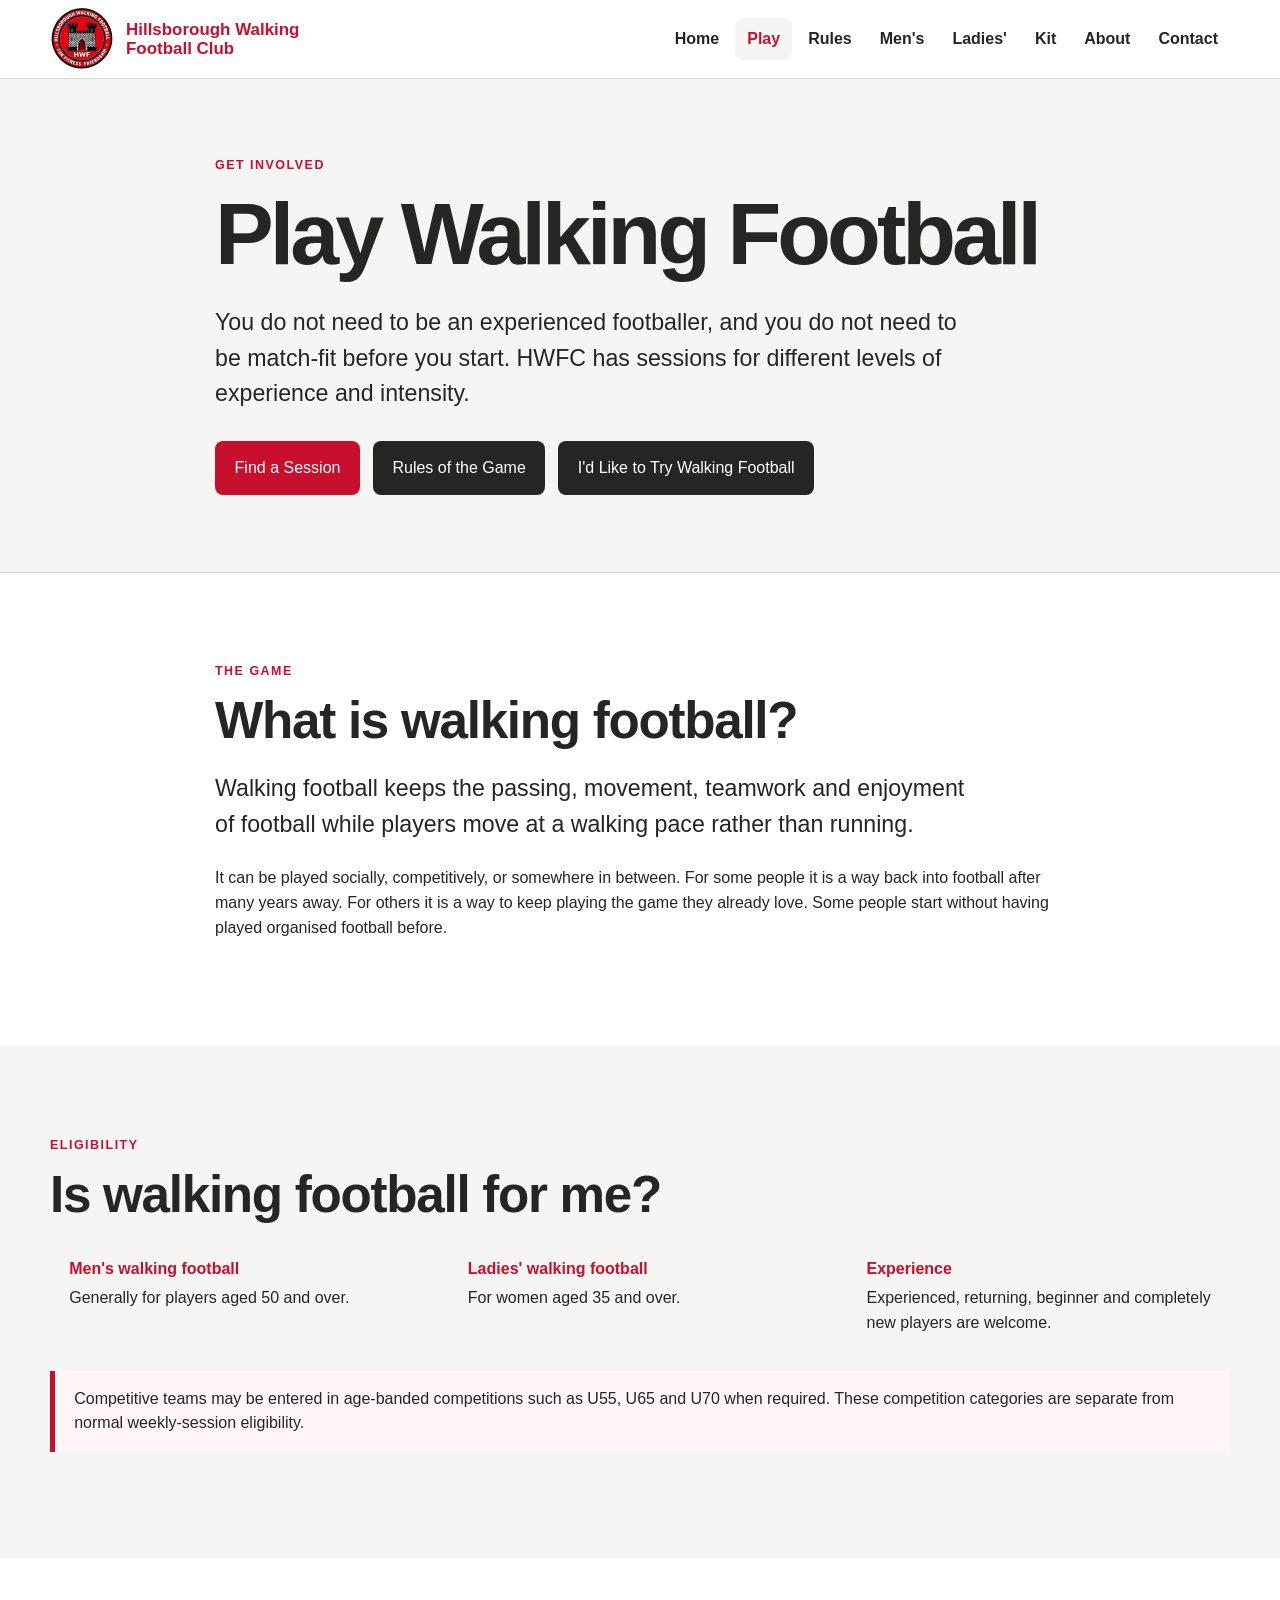
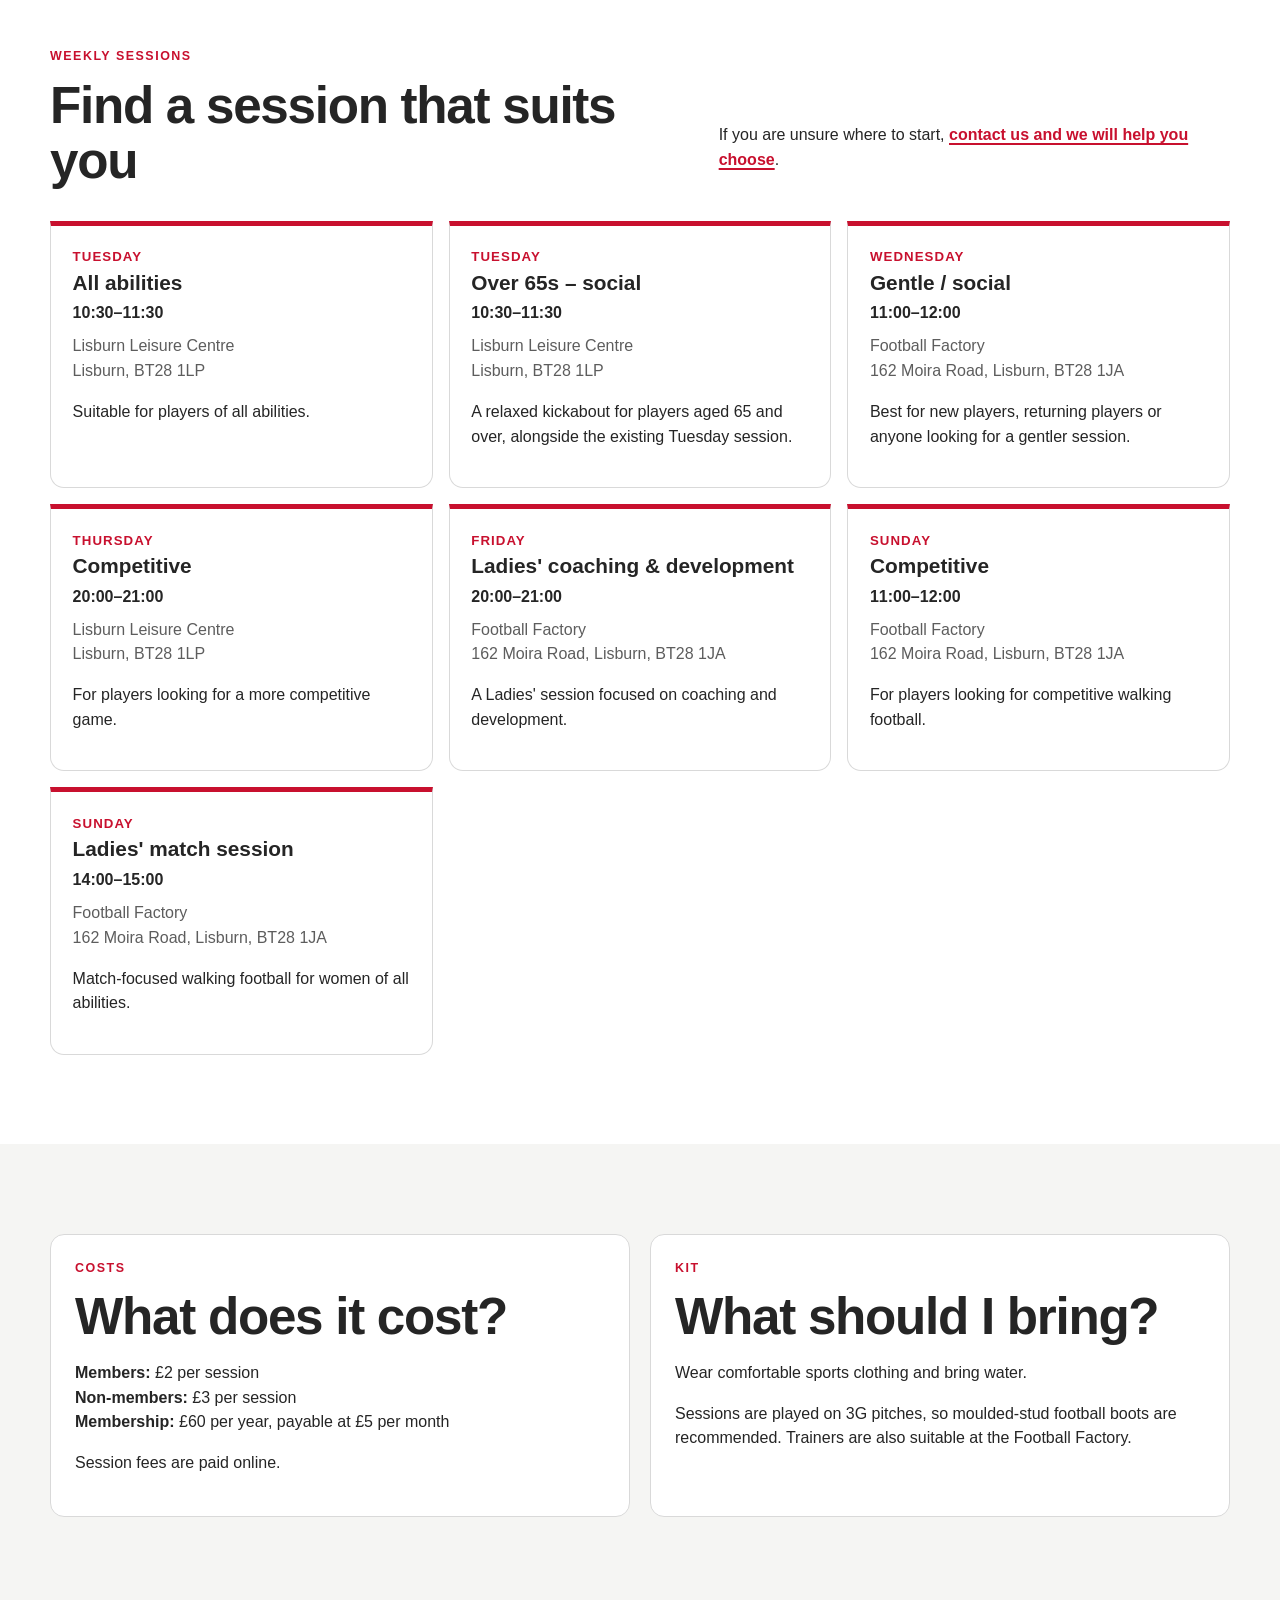
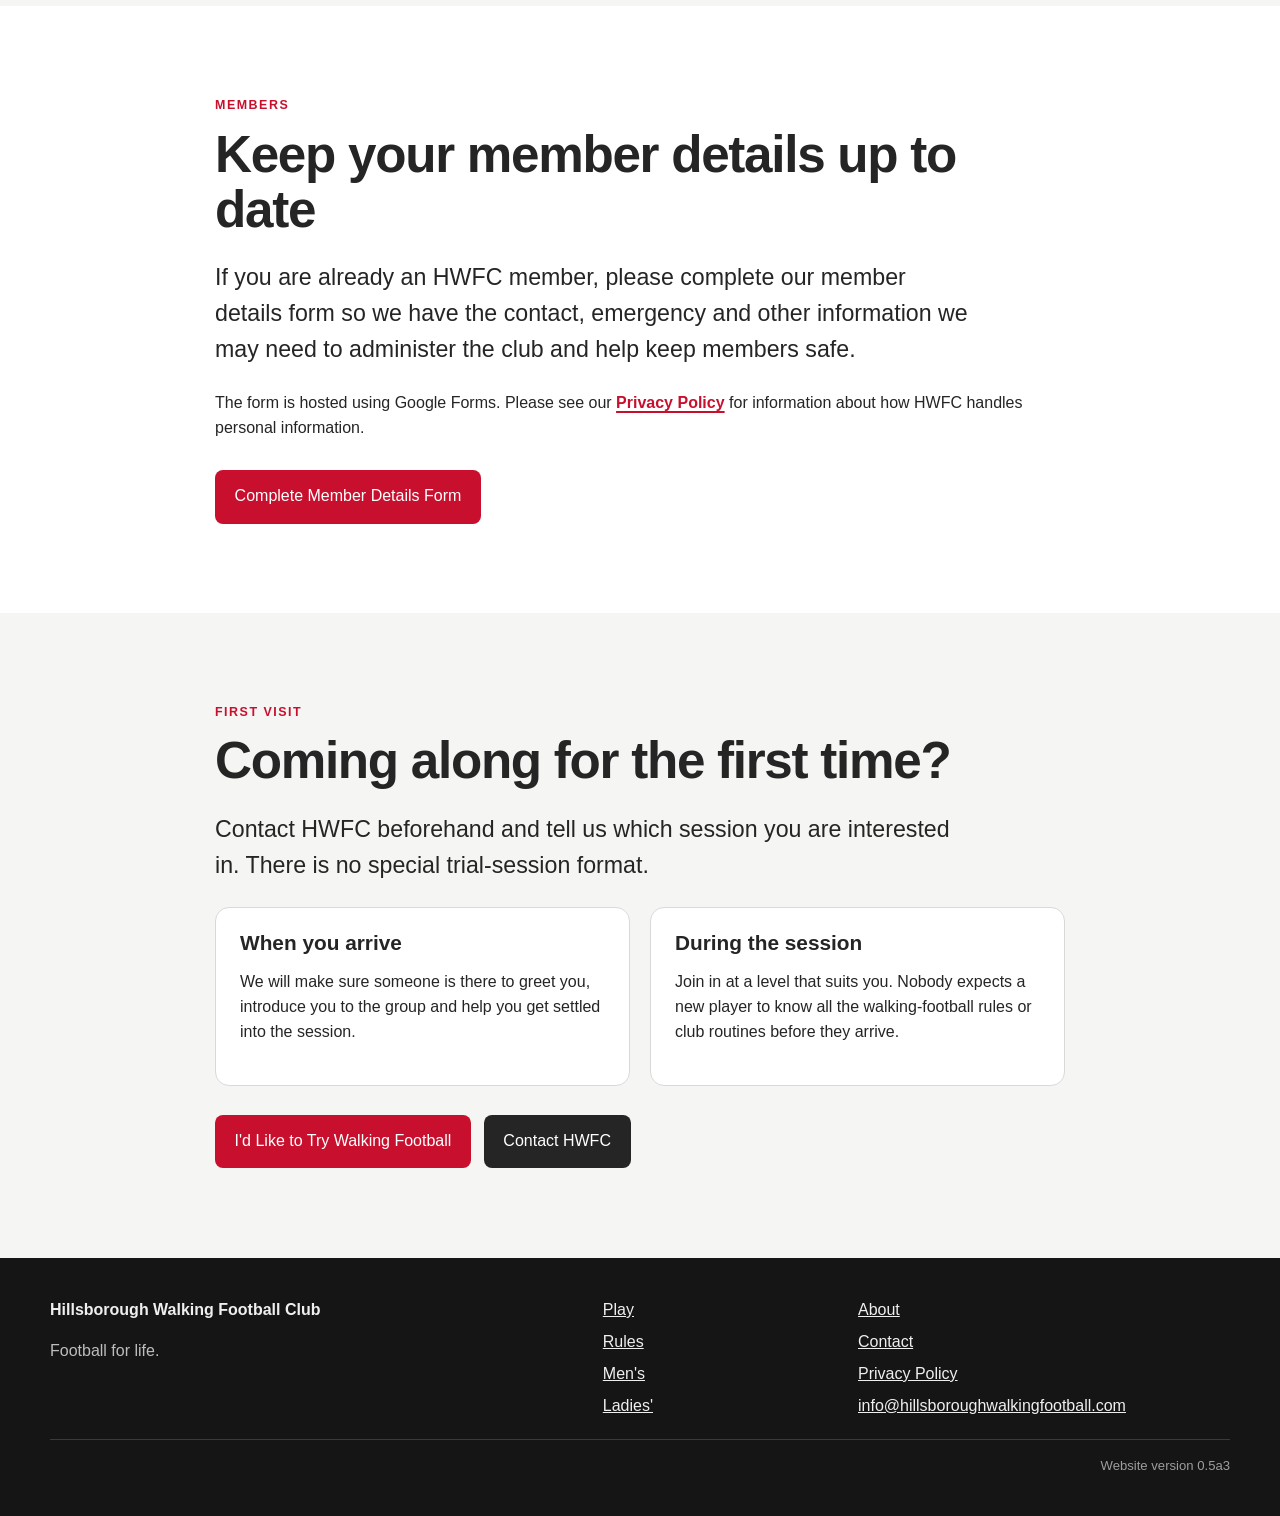
<file: play/index.html>
<!doctype html>
<html lang="en-GB">
<head>
    <meta charset="utf-8">
    <meta name="viewport" content="width=device-width, initial-scale=1">
    <title>Play Walking Football | Hillsborough Walking Football Club</title>
    <meta name="description" content="Find HWFC walking football sessions, costs, age guidance and first-visit information.">
    <link rel="icon" type="image/png" href="/assets/hwfc-logo.png">
    <link rel="stylesheet" href="/styles.css">
</head>
<body>
<a class="skipLink" href="#mainContent">Skip to main content</a>
<header class="siteHeader"><div class="shell headerInner"><a class="brand" href="/" aria-label="Hillsborough Walking Football Club home"><img class="brandLogo" src="/assets/hwfc-logo.png" alt="" width="64" height="64"><span class="brandName">Hillsborough Walking Football Club</span></a><nav class="mainNav" aria-label="Main navigation"><a href="/">Home</a><a aria-current="page" href="/play/">Play</a><a href="/rules/">Rules</a><a href="/mens/">Men's</a><a href="/ladies/">Ladies'</a><a href="/kit/">Kit</a><a href="/about/">About</a><a href="/contact/">Contact</a></nav></div></header>
<main id="mainContent">
<section class="pageHero"><div class="shell narrow"><p class="eyebrow">Get involved</p><h1>Play Walking Football</h1><p class="heroLead">You do not need to be an experienced footballer, and you do not need to be match-fit before you start. HWFC has sessions for different levels of experience and intensity.</p><div class="buttonRow"><a class="button buttonPrimary" href="#sessions">Find a Session</a><a class="button buttonSecondary" href="/rules/">Rules of the Game</a><a class="button buttonSecondary" href="/contact/?topic=try">I'd Like to Try Walking Football</a></div></div></section>

<section class="section"><div class="shell narrow"><p class="eyebrow">The game</p><h2>What is walking football?</h2><p class="lead">Walking football keeps the passing, movement, teamwork and enjoyment of football while players move at a walking pace rather than running.</p><p>It can be played socially, competitively, or somewhere in between. For some people it is a way back into football after many years away. For others it is a way to keep playing the game they already love. Some people start without having played organised football before.</p></div></section>

<section class="section sectionSoft"><div class="shell"><p class="eyebrow">Eligibility</p><h2>Is walking football for me?</h2><div class="definitionList"><div><dt>Men's walking football</dt><dd>Generally for players aged 50 and over.</dd></div><div><dt>Ladies' walking football</dt><dd>For women aged 35 and over.</dd></div><div><dt>Experience</dt><dd>Experienced, returning, beginner and completely new players are welcome.</dd></div></div><p class="infoStrip">Competitive teams may be entered in age-banded competitions such as U55, U65 and U70 when required. These competition categories are separate from normal weekly-session eligibility.</p></div></section>

<section class="section" id="sessions"><div class="shell"><div class="sectionHeading"><div><p class="eyebrow">Weekly sessions</p><h2>Find a session that suits you</h2></div><p>If you are unsure where to start, <a class="textLink" href="/contact/?topic=try">contact us and we will help you choose</a>.</p></div><div class="sessionGrid">
<article class="sessionCard"><p class="sessionDay">Tuesday</p><h3>All abilities</h3><p class="sessionTime">10:30–11:30</p><p class="sessionMeta">Lisburn Leisure Centre<br>Lisburn, BT28 1LP</p><p>Suitable for players of all abilities.</p></article>
<article class="sessionCard"><p class="sessionDay">Tuesday</p><h3>Over 65s – social</h3><p class="sessionTime">10:30–11:30</p><p class="sessionMeta">Lisburn Leisure Centre<br>Lisburn, BT28 1LP</p><p>A relaxed kickabout for players aged 65 and over, alongside the existing Tuesday session.</p></article>
<article class="sessionCard"><p class="sessionDay">Wednesday</p><h3>Gentle / social</h3><p class="sessionTime">11:00–12:00</p><p class="sessionMeta">Football Factory<br>162 Moira Road, Lisburn, BT28 1JA</p><p>Best for new players, returning players or anyone looking for a gentler session.</p></article>
<article class="sessionCard"><p class="sessionDay">Thursday</p><h3>Competitive</h3><p class="sessionTime">20:00–21:00</p><p class="sessionMeta">Lisburn Leisure Centre<br>Lisburn, BT28 1LP</p><p>For players looking for a more competitive game.</p></article>
<article class="sessionCard"><p class="sessionDay">Friday</p><h3>Ladies' coaching &amp; development</h3><p class="sessionTime">20:00–21:00</p><p class="sessionMeta">Football Factory<br>162 Moira Road, Lisburn, BT28 1JA</p><p>A Ladies' session focused on coaching and development.</p></article>
<article class="sessionCard"><p class="sessionDay">Sunday</p><h3>Competitive</h3><p class="sessionTime">11:00–12:00</p><p class="sessionMeta">Football Factory<br>162 Moira Road, Lisburn, BT28 1JA</p><p>For players looking for competitive walking football.</p></article>
<article class="sessionCard"><p class="sessionDay">Sunday</p><h3>Ladies' match session</h3><p class="sessionTime">14:00–15:00</p><p class="sessionMeta">Football Factory<br>162 Moira Road, Lisburn, BT28 1JA</p><p>Match-focused walking football for women of all abilities.</p></article>
</div></div></section>

<section class="section sectionSoft"><div class="shell contentGrid"><article class="infoCard"><p class="eyebrow">Costs</p><h2>What does it cost?</h2><p><strong>Members:</strong> £2 per session<br><strong>Non-members:</strong> £3 per session<br><strong>Membership:</strong> £60 per year, payable at £5 per month</p><p>Session fees are paid online.</p></article><article class="infoCard"><p class="eyebrow">Kit</p><h2>What should I bring?</h2><p>Wear comfortable sports clothing and bring water.</p><p>Sessions are played on 3G pitches, so moulded-stud football boots are recommended. Trainers are also suitable at the Football Factory.</p></article></div></section>

<section class="section"><div class="shell narrow"><p class="eyebrow">Members</p><h2>Keep your member details up to date</h2><p class="lead">If you are already an HWFC member, please complete our member details form so we have the contact, emergency and other information we may need to administer the club and help keep members safe.</p><p>The form is hosted using Google Forms. Please see our <a class="textLink" href="/privacy/">Privacy Policy</a> for information about how HWFC handles personal information.</p><div class="buttonRow"><a class="button buttonPrimary" href="https://docs.google.com/forms/d/e/1FAIpQLScyUqbWcvOLKTFX0r_Er9qADa1iV08DMU2hHMEUonuDbf6NBw/viewform" target="_blank" rel="noopener">Complete Member Details Form</a></div></div></section>

<section class="section sectionSoft"><div class="shell narrow"><p class="eyebrow">First visit</p><h2>Coming along for the first time?</h2><p class="lead">Contact HWFC beforehand and tell us which session you are interested in. There is no special trial-session format.</p><div class="contentGrid"><div class="infoCard"><h3>When you arrive</h3><p>We will make sure someone is there to greet you, introduce you to the group and help you get settled into the session.</p></div><div class="infoCard"><h3>During the session</h3><p>Join in at a level that suits you. Nobody expects a new player to know all the walking-football rules or club routines before they arrive.</p></div></div><div class="buttonRow"><a class="button buttonPrimary" href="/contact/?topic=try">I'd Like to Try Walking Football</a><a class="button buttonSecondary" href="/contact/">Contact HWFC</a></div></div></section>
</main>
<footer class="siteFooter"><div class="shell footerGrid"><div><strong>Hillsborough Walking Football Club</strong><p>Football for life.</p></div><div><a href="/play/">Play</a><a href="/rules/">Rules</a><a href="/mens/">Men's</a><a href="/ladies/">Ladies'</a></div><div><a href="/about/">About</a><a href="/contact/">Contact</a><a href="/privacy/">Privacy Policy</a><a href="mailto:info@hillsboroughwalkingfootball.com">info@hillsboroughwalkingfootball.com</a></div></div></footer>
</body>
</html>
</file>
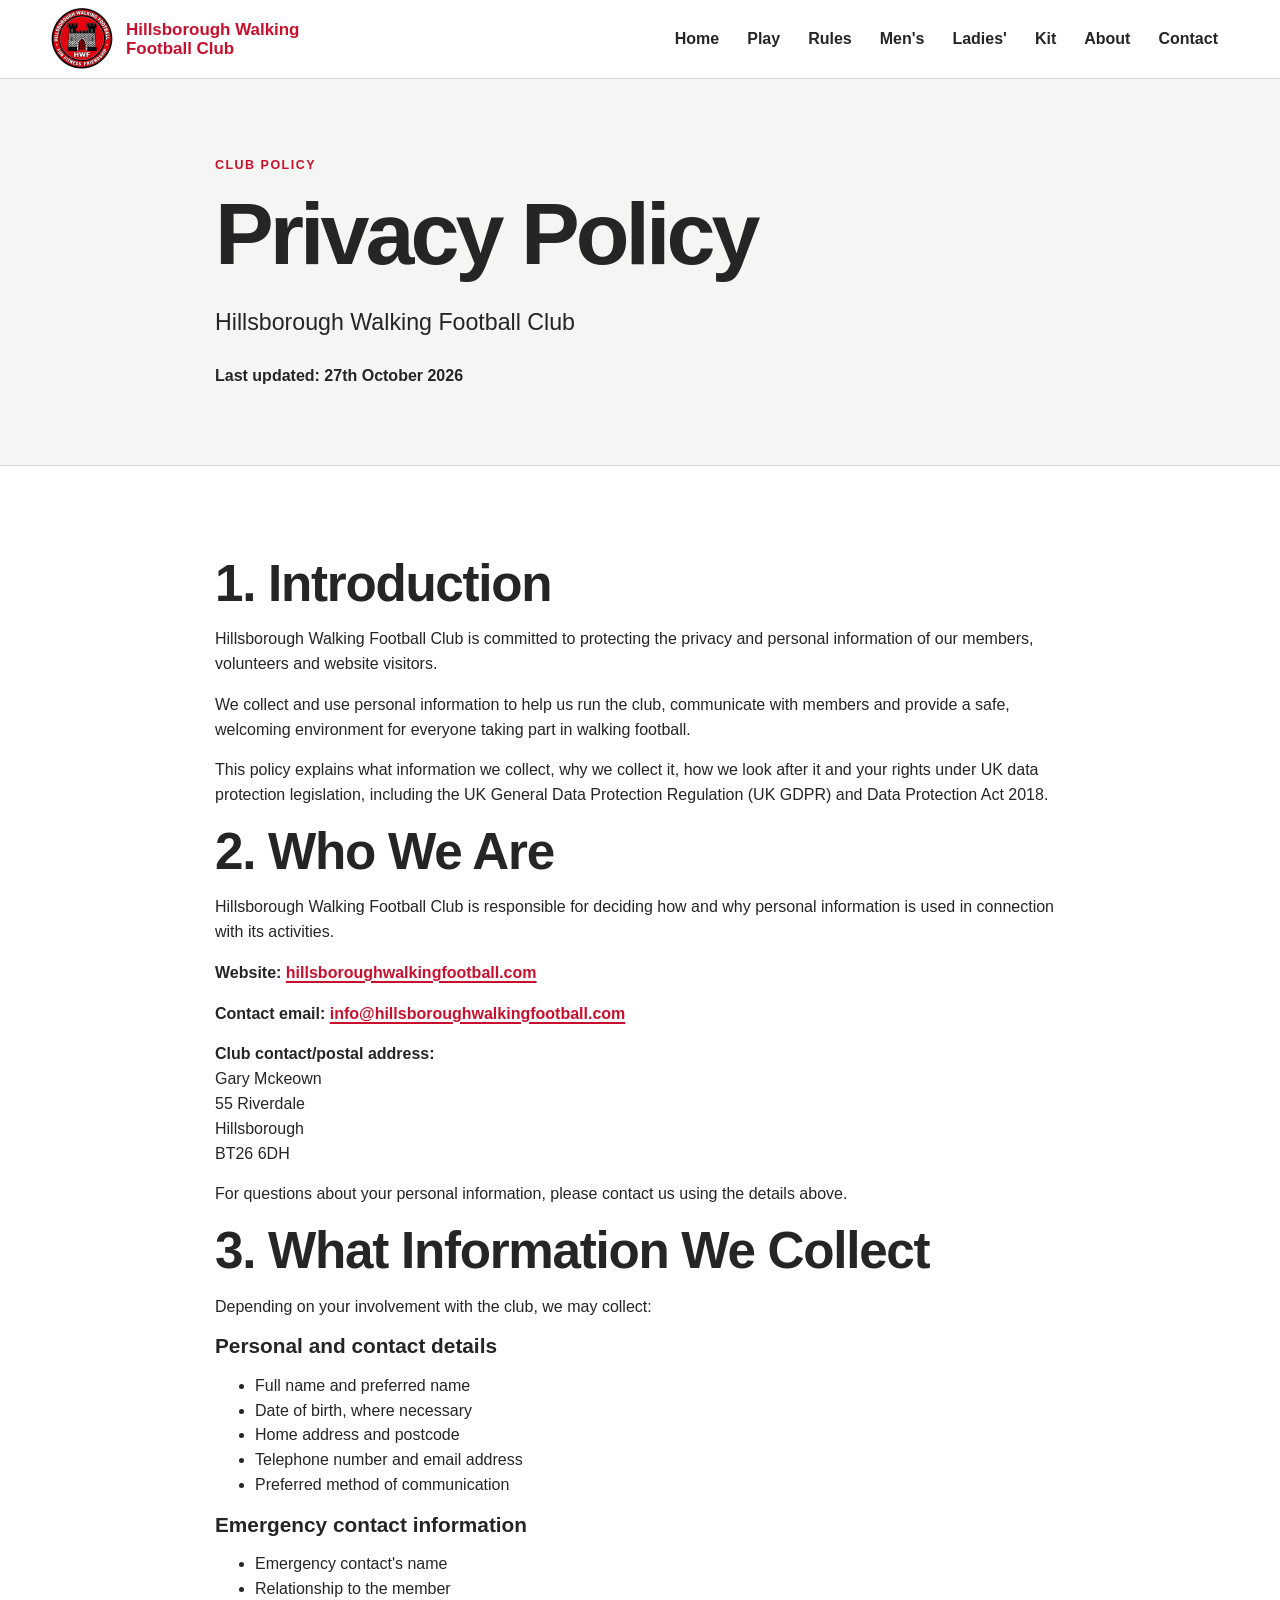
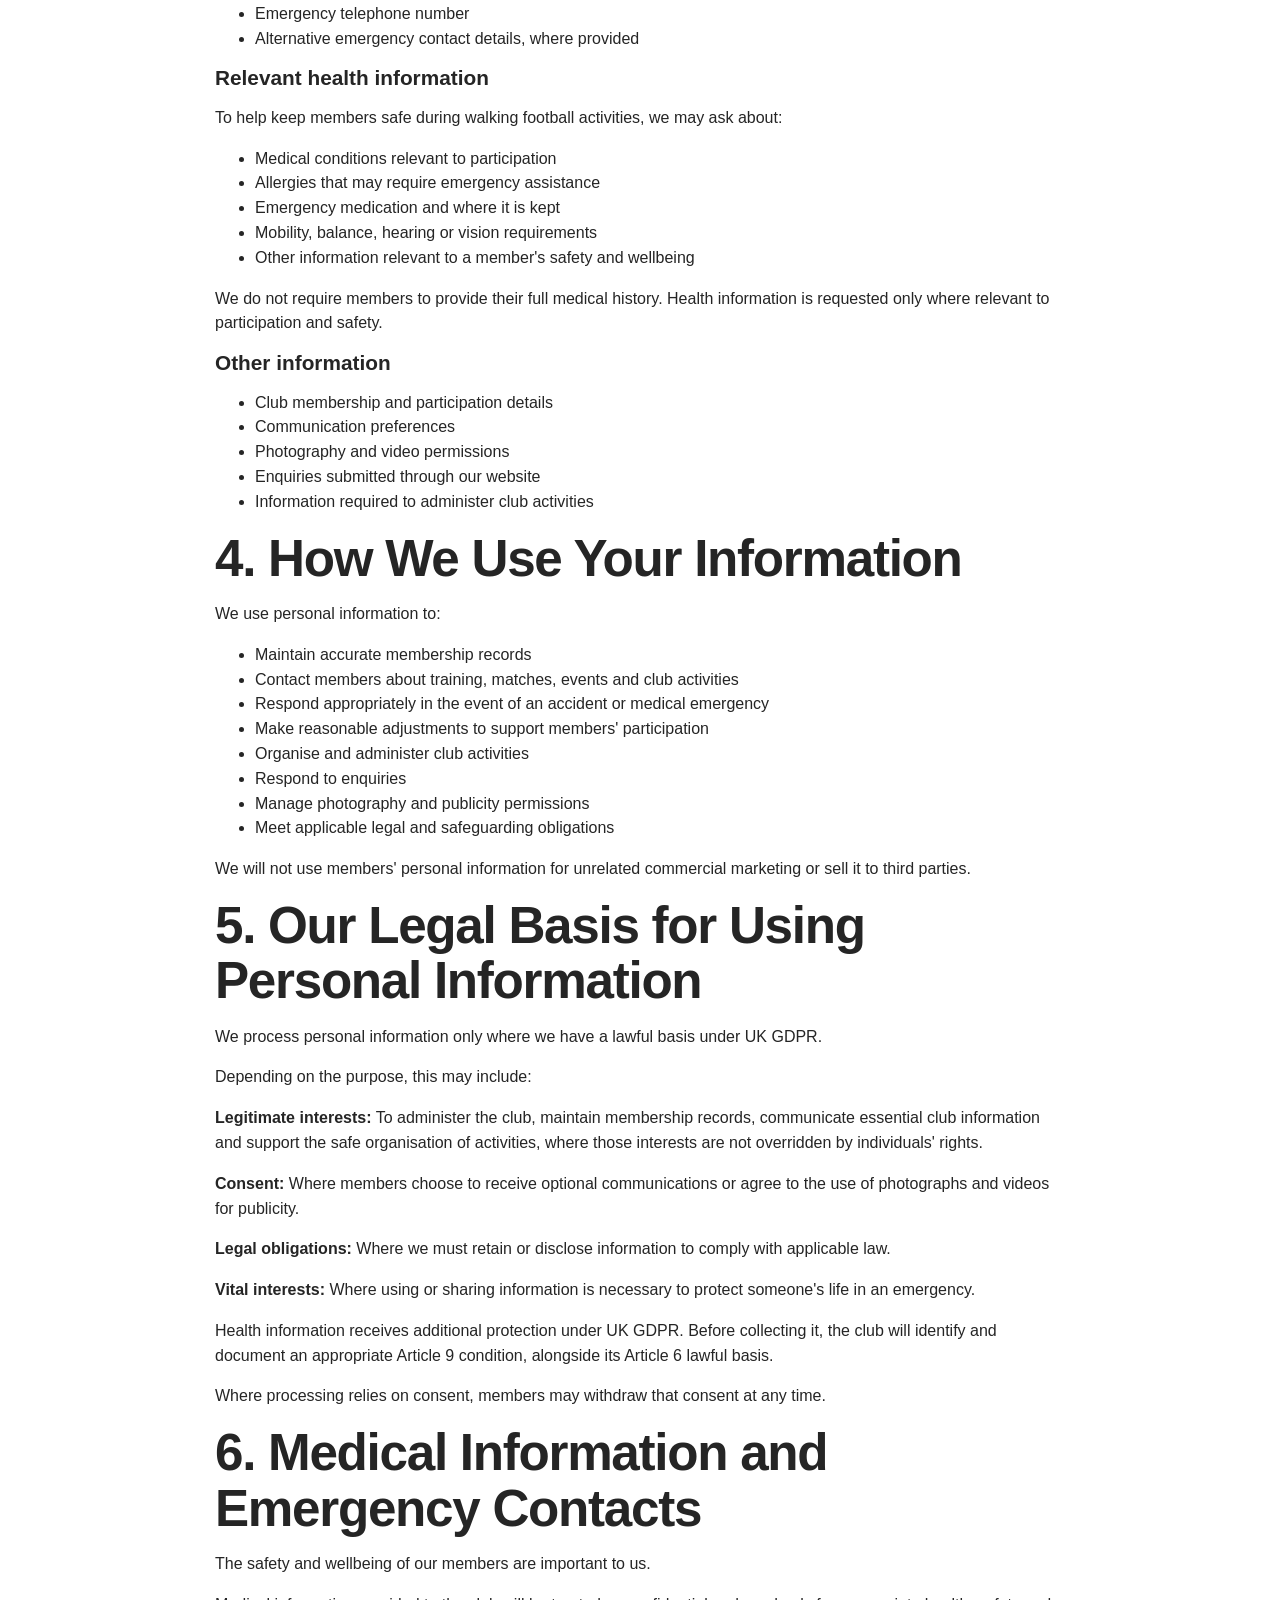
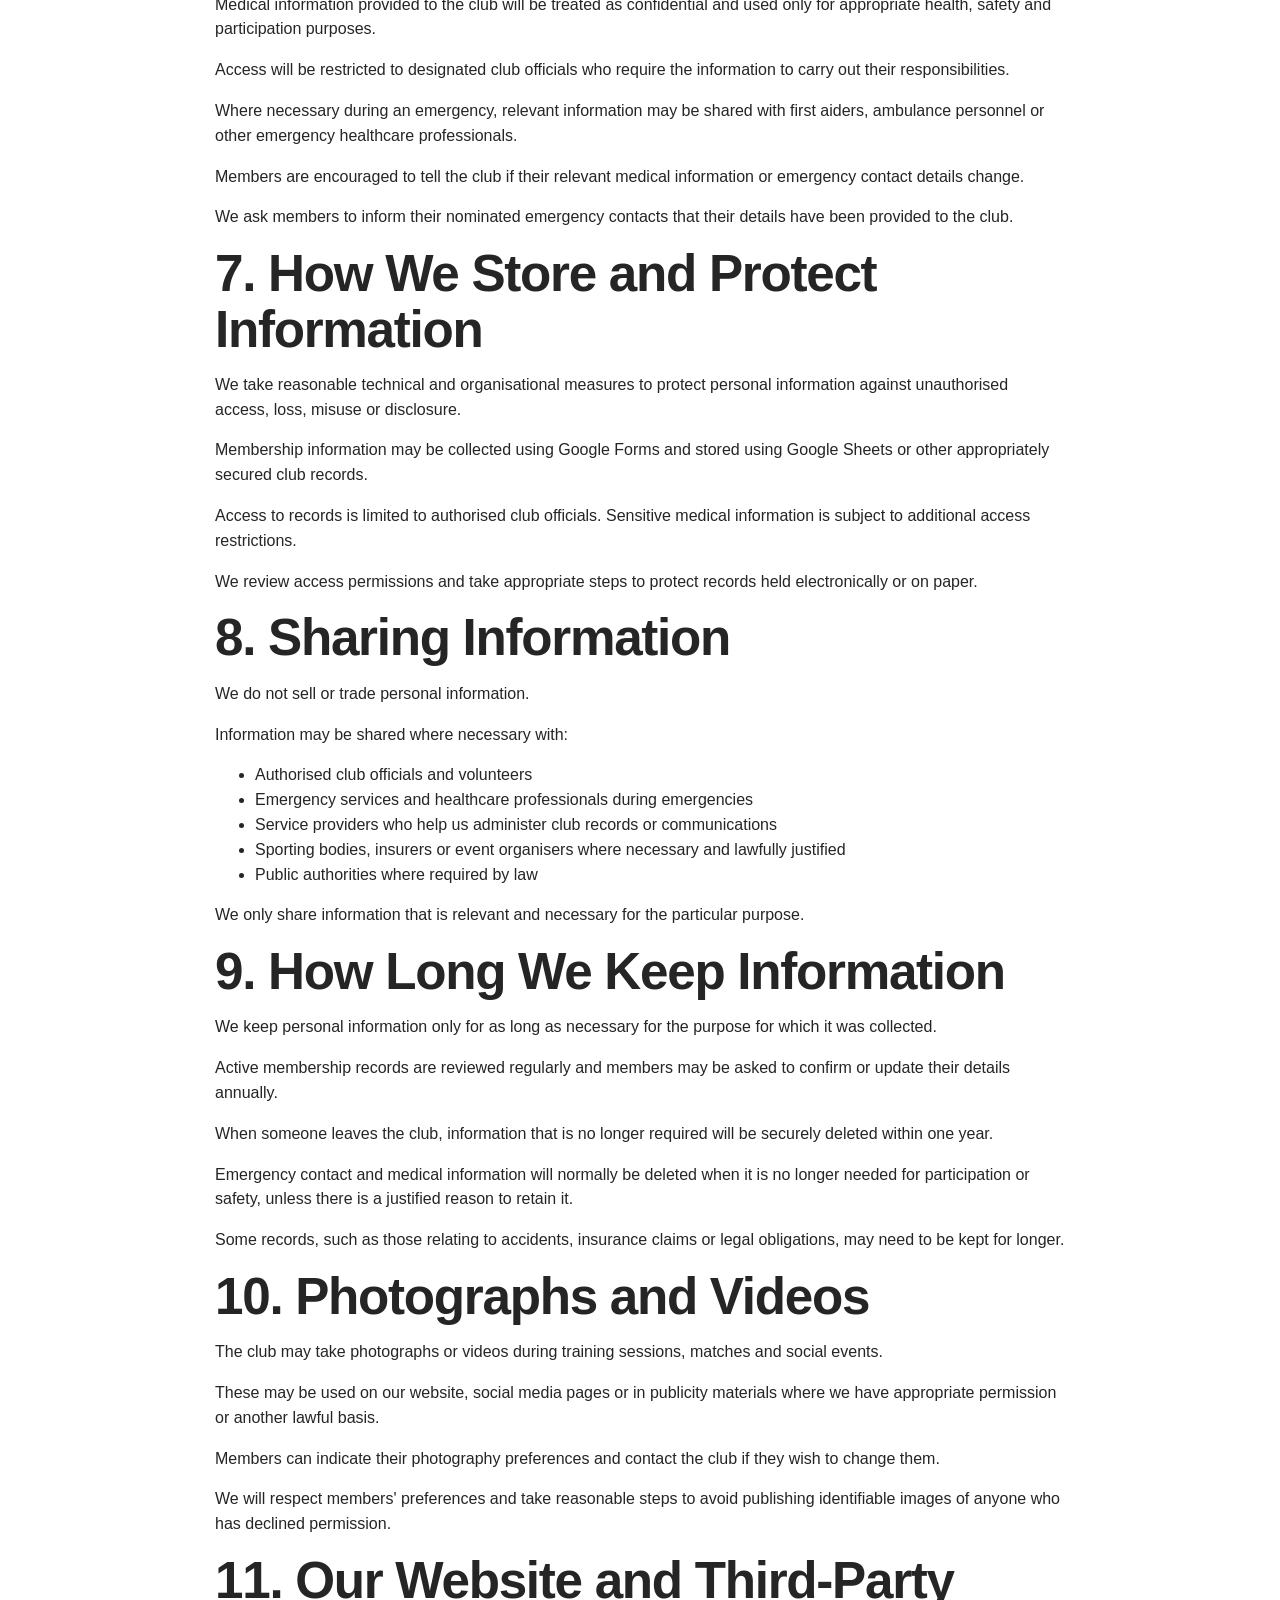
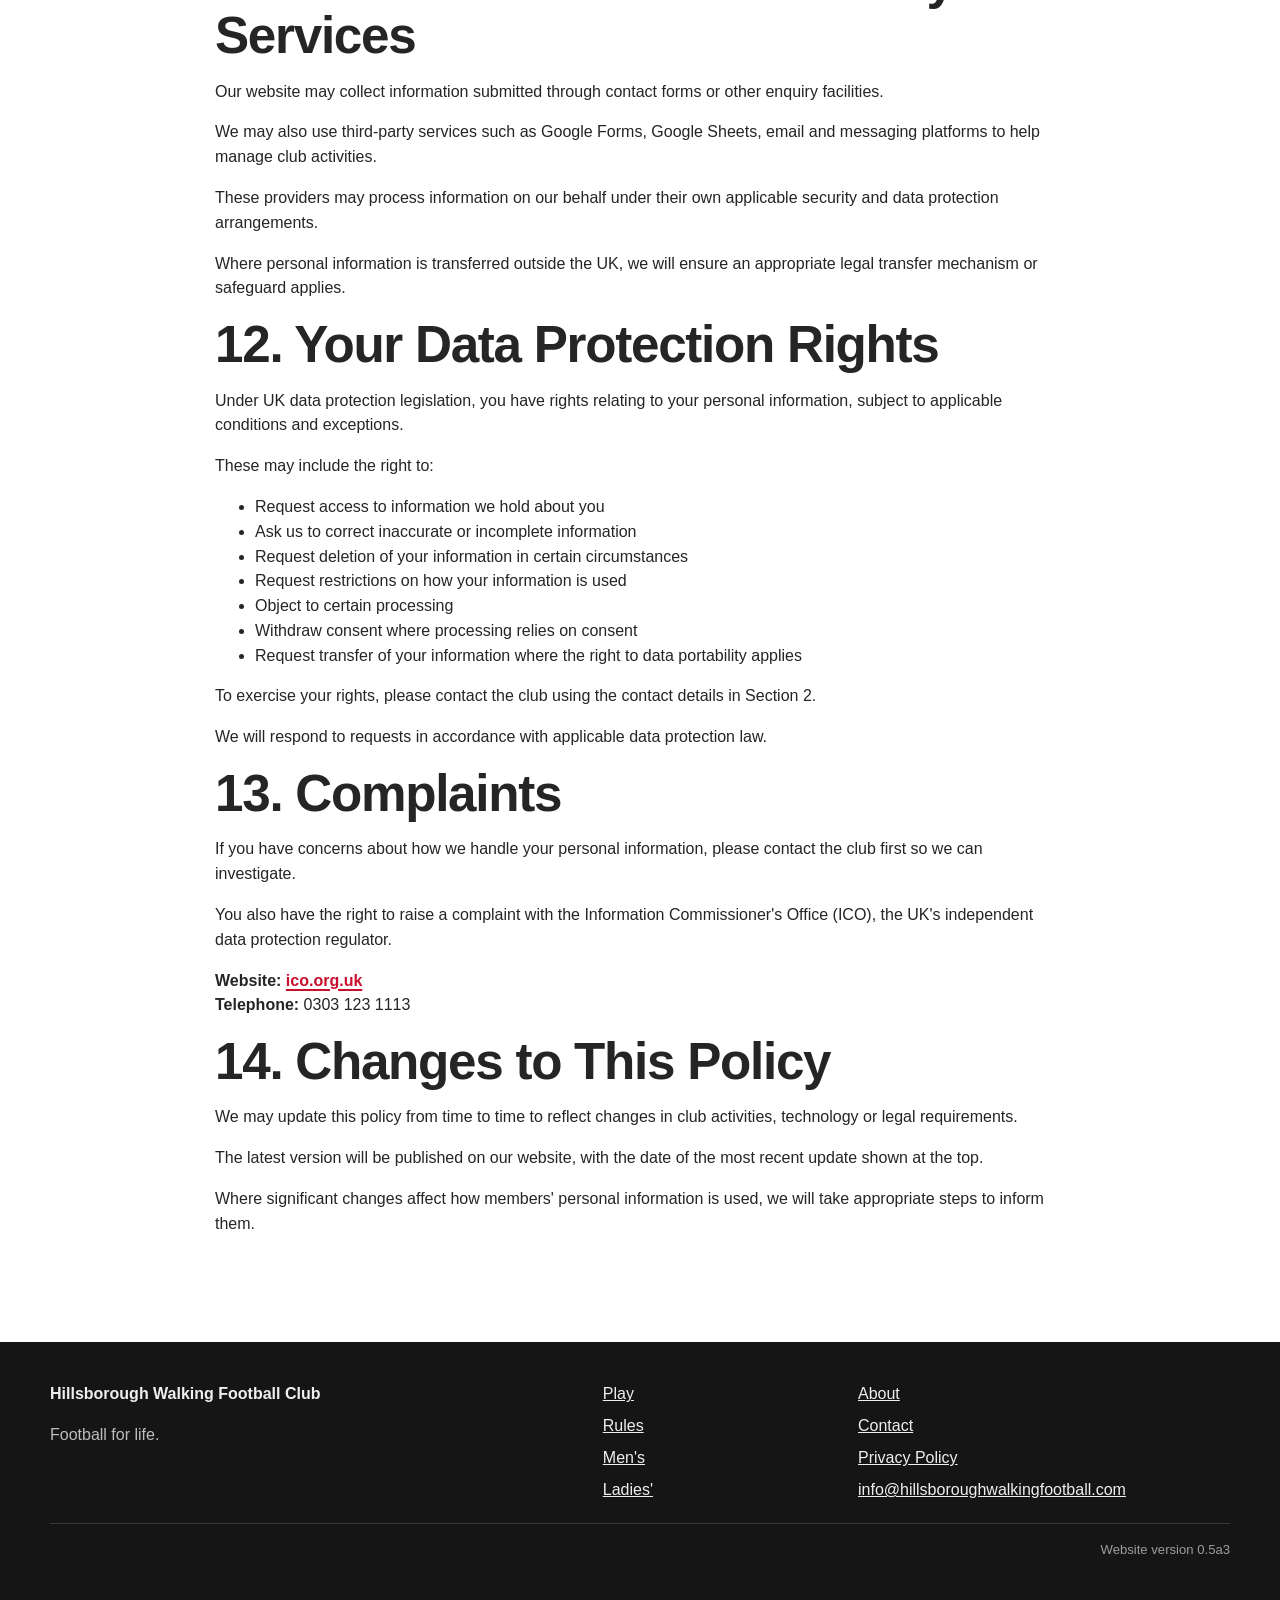
<file: privacy/index.html>
<!doctype html>
<html lang="en-GB">
<head>
    <meta charset="utf-8">
    <meta name="viewport" content="width=device-width, initial-scale=1">
    <title>Privacy Policy | Hillsborough Walking Football Club</title>
    <meta name="description" content="Hillsborough Walking Football Club privacy policy explaining how HWFC collects, uses, protects and retains personal information.">
    <link rel="icon" type="image/png" href="/assets/hwfc-logo.png">
    <link rel="stylesheet" href="/styles.css">
</head>
<body>
<a class="skipLink" href="#mainContent">Skip to main content</a>
<header class="siteHeader">
    <div class="shell headerInner">
        <a class="brand" href="/" aria-label="Hillsborough Walking Football Club home">
            <img class="brandLogo" src="/assets/hwfc-logo.png" alt="" width="64" height="64">
            <span class="brandName">Hillsborough Walking Football Club</span>
        </a>
        <nav class="mainNav" aria-label="Main navigation">
            <a href="/">Home</a><a href="/play/">Play</a><a href="/rules/">Rules</a><a href="/mens/">Men's</a><a href="/ladies/">Ladies'</a><a href="/kit/">Kit</a><a href="/about/">About</a><a href="/contact/">Contact</a>
        </nav>
    </div>
</header>
<main id="mainContent">
<section class="pageHero"><div class="shell narrow"><p class="eyebrow">Club policy</p><h1>Privacy Policy</h1><p class="heroLead">Hillsborough Walking Football Club</p><p><strong>Last updated: 27th October 2026</strong></p></div></section>
<section class="section"><div class="shell narrow">
<h2>1. Introduction</h2>
<p>Hillsborough Walking Football Club is committed to protecting the privacy and personal information of our members, volunteers and website visitors.</p>
<p>We collect and use personal information to help us run the club, communicate with members and provide a safe, welcoming environment for everyone taking part in walking football.</p>
<p>This policy explains what information we collect, why we collect it, how we look after it and your rights under UK data protection legislation, including the UK General Data Protection Regulation (UK GDPR) and Data Protection Act 2018.</p>

<h2>2. Who We Are</h2>
<p>Hillsborough Walking Football Club is responsible for deciding how and why personal information is used in connection with its activities.</p>
<p><strong>Website:</strong> <a class="textLink" href="https://hillsboroughwalkingfootball.com">hillsboroughwalkingfootball.com</a></p>
<p><strong>Contact email:</strong> <a class="textLink" href="mailto:info@hillsboroughwalkingfootball.com">info@hillsboroughwalkingfootball.com</a></p>
<p><strong>Club contact/postal address:</strong><br>Gary Mckeown<br>55 Riverdale<br>Hillsborough<br>BT26 6DH</p>
<p>For questions about your personal information, please contact us using the details above.</p>

<h2>3. What Information We Collect</h2>
<p>Depending on your involvement with the club, we may collect:</p>
<h3>Personal and contact details</h3>
<ul><li>Full name and preferred name</li><li>Date of birth, where necessary</li><li>Home address and postcode</li><li>Telephone number and email address</li><li>Preferred method of communication</li></ul>
<h3>Emergency contact information</h3>
<ul><li>Emergency contact's name</li><li>Relationship to the member</li><li>Emergency telephone number</li><li>Alternative emergency contact details, where provided</li></ul>
<h3>Relevant health information</h3>
<p>To help keep members safe during walking football activities, we may ask about:</p>
<ul><li>Medical conditions relevant to participation</li><li>Allergies that may require emergency assistance</li><li>Emergency medication and where it is kept</li><li>Mobility, balance, hearing or vision requirements</li><li>Other information relevant to a member's safety and wellbeing</li></ul>
<p>We do not require members to provide their full medical history. Health information is requested only where relevant to participation and safety.</p>
<h3>Other information</h3>
<ul><li>Club membership and participation details</li><li>Communication preferences</li><li>Photography and video permissions</li><li>Enquiries submitted through our website</li><li>Information required to administer club activities</li></ul>

<h2>4. How We Use Your Information</h2>
<p>We use personal information to:</p>
<ul><li>Maintain accurate membership records</li><li>Contact members about training, matches, events and club activities</li><li>Respond appropriately in the event of an accident or medical emergency</li><li>Make reasonable adjustments to support members' participation</li><li>Organise and administer club activities</li><li>Respond to enquiries</li><li>Manage photography and publicity permissions</li><li>Meet applicable legal and safeguarding obligations</li></ul>
<p>We will not use members' personal information for unrelated commercial marketing or sell it to third parties.</p>

<h2>5. Our Legal Basis for Using Personal Information</h2>
<p>We process personal information only where we have a lawful basis under UK GDPR.</p>
<p>Depending on the purpose, this may include:</p>
<p><strong>Legitimate interests:</strong> To administer the club, maintain membership records, communicate essential club information and support the safe organisation of activities, where those interests are not overridden by individuals' rights.</p>
<p><strong>Consent:</strong> Where members choose to receive optional communications or agree to the use of photographs and videos for publicity.</p>
<p><strong>Legal obligations:</strong> Where we must retain or disclose information to comply with applicable law.</p>
<p><strong>Vital interests:</strong> Where using or sharing information is necessary to protect someone's life in an emergency.</p>
<p>Health information receives additional protection under UK GDPR. Before collecting it, the club will identify and document an appropriate Article 9 condition, alongside its Article 6 lawful basis.</p>
<p>Where processing relies on consent, members may withdraw that consent at any time.</p>

<h2>6. Medical Information and Emergency Contacts</h2>
<p>The safety and wellbeing of our members are important to us.</p>
<p>Medical information provided to the club will be treated as confidential and used only for appropriate health, safety and participation purposes.</p>
<p>Access will be restricted to designated club officials who require the information to carry out their responsibilities.</p>
<p>Where necessary during an emergency, relevant information may be shared with first aiders, ambulance personnel or other emergency healthcare professionals.</p>
<p>Members are encouraged to tell the club if their relevant medical information or emergency contact details change.</p>
<p>We ask members to inform their nominated emergency contacts that their details have been provided to the club.</p>

<h2>7. How We Store and Protect Information</h2>
<p>We take reasonable technical and organisational measures to protect personal information against unauthorised access, loss, misuse or disclosure.</p>
<p>Membership information may be collected using Google Forms and stored using Google Sheets or other appropriately secured club records.</p>
<p>Access to records is limited to authorised club officials. Sensitive medical information is subject to additional access restrictions.</p>
<p>We review access permissions and take appropriate steps to protect records held electronically or on paper.</p>

<h2>8. Sharing Information</h2>
<p>We do not sell or trade personal information.</p>
<p>Information may be shared where necessary with:</p>
<ul><li>Authorised club officials and volunteers</li><li>Emergency services and healthcare professionals during emergencies</li><li>Service providers who help us administer club records or communications</li><li>Sporting bodies, insurers or event organisers where necessary and lawfully justified</li><li>Public authorities where required by law</li></ul>
<p>We only share information that is relevant and necessary for the particular purpose.</p>

<h2>9. How Long We Keep Information</h2>
<p>We keep personal information only for as long as necessary for the purpose for which it was collected.</p>
<p>Active membership records are reviewed regularly and members may be asked to confirm or update their details annually.</p>
<p>When someone leaves the club, information that is no longer required will be securely deleted within one year.</p>
<p>Emergency contact and medical information will normally be deleted when it is no longer needed for participation or safety, unless there is a justified reason to retain it.</p>
<p>Some records, such as those relating to accidents, insurance claims or legal obligations, may need to be kept for longer.</p>

<h2>10. Photographs and Videos</h2>
<p>The club may take photographs or videos during training sessions, matches and social events.</p>
<p>These may be used on our website, social media pages or in publicity materials where we have appropriate permission or another lawful basis.</p>
<p>Members can indicate their photography preferences and contact the club if they wish to change them.</p>
<p>We will respect members' preferences and take reasonable steps to avoid publishing identifiable images of anyone who has declined permission.</p>

<h2>11. Our Website and Third-Party Services</h2>
<p>Our website may collect information submitted through contact forms or other enquiry facilities.</p>
<p>We may also use third-party services such as Google Forms, Google Sheets, email and messaging platforms to help manage club activities.</p>
<p>These providers may process information on our behalf under their own applicable security and data protection arrangements.</p>
<p>Where personal information is transferred outside the UK, we will ensure an appropriate legal transfer mechanism or safeguard applies.</p>

<h2>12. Your Data Protection Rights</h2>
<p>Under UK data protection legislation, you have rights relating to your personal information, subject to applicable conditions and exceptions.</p>
<p>These may include the right to:</p>
<ul><li>Request access to information we hold about you</li><li>Ask us to correct inaccurate or incomplete information</li><li>Request deletion of your information in certain circumstances</li><li>Request restrictions on how your information is used</li><li>Object to certain processing</li><li>Withdraw consent where processing relies on consent</li><li>Request transfer of your information where the right to data portability applies</li></ul>
<p>To exercise your rights, please contact the club using the contact details in Section 2.</p>
<p>We will respond to requests in accordance with applicable data protection law.</p>

<h2>13. Complaints</h2>
<p>If you have concerns about how we handle your personal information, please contact the club first so we can investigate.</p>
<p>You also have the right to raise a complaint with the Information Commissioner's Office (ICO), the UK's independent data protection regulator.</p>
<p><strong>Website:</strong> <a class="textLink" href="https://ico.org.uk" target="_blank" rel="noopener">ico.org.uk</a><br><strong>Telephone:</strong> 0303 123 1113</p>

<h2>14. Changes to This Policy</h2>
<p>We may update this policy from time to time to reflect changes in club activities, technology or legal requirements.</p>
<p>The latest version will be published on our website, with the date of the most recent update shown at the top.</p>
<p>Where significant changes affect how members' personal information is used, we will take appropriate steps to inform them.</p>
</div></section>
</main>
<footer class="siteFooter"><div class="shell footerGrid"><div><strong>Hillsborough Walking Football Club</strong><p>Football for life.</p></div><div><a href="/play/">Play</a><a href="/rules/">Rules</a><a href="/mens/">Men's</a><a href="/ladies/">Ladies'</a></div><div><a href="/about/">About</a><a href="/contact/">Contact</a><a href="/privacy/">Privacy Policy</a><a href="mailto:info@hillsboroughwalkingfootball.com">info@hillsboroughwalkingfootball.com</a></div></div></footer>
</body>
</html>
</file>
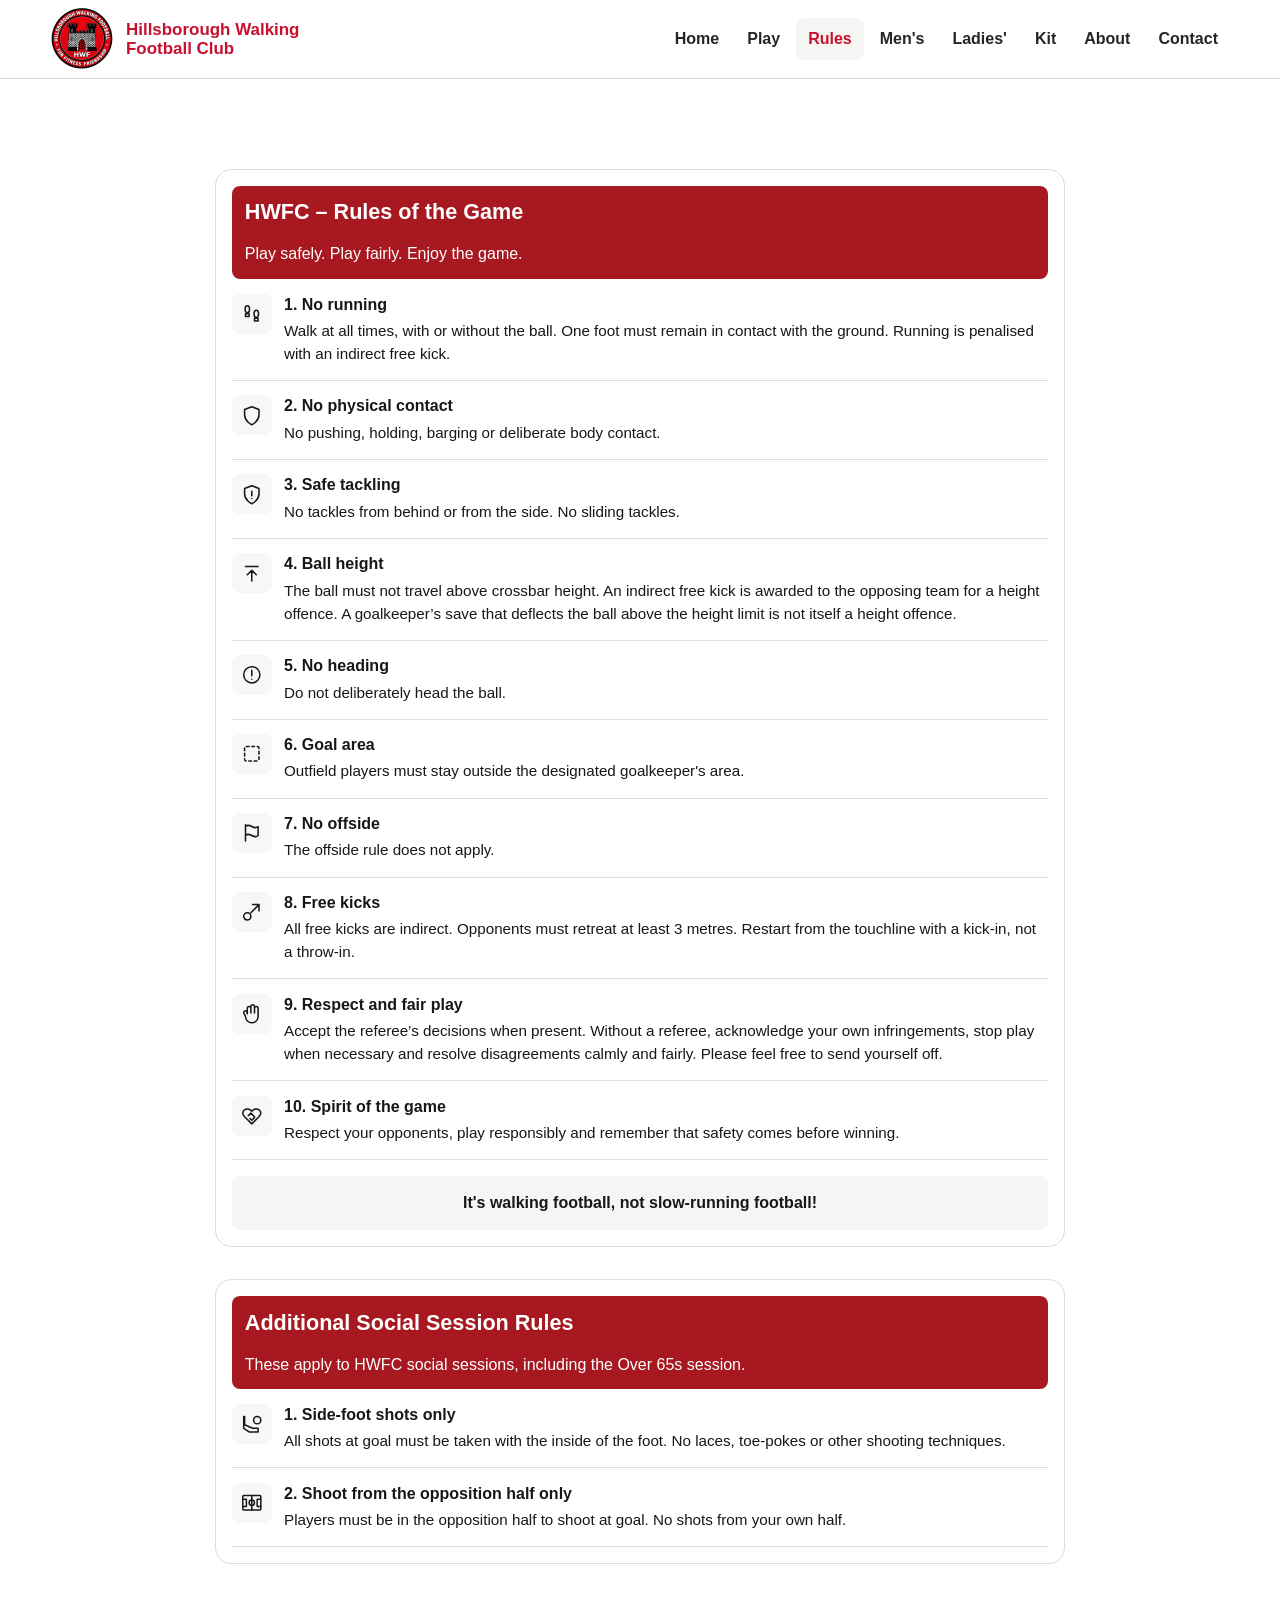
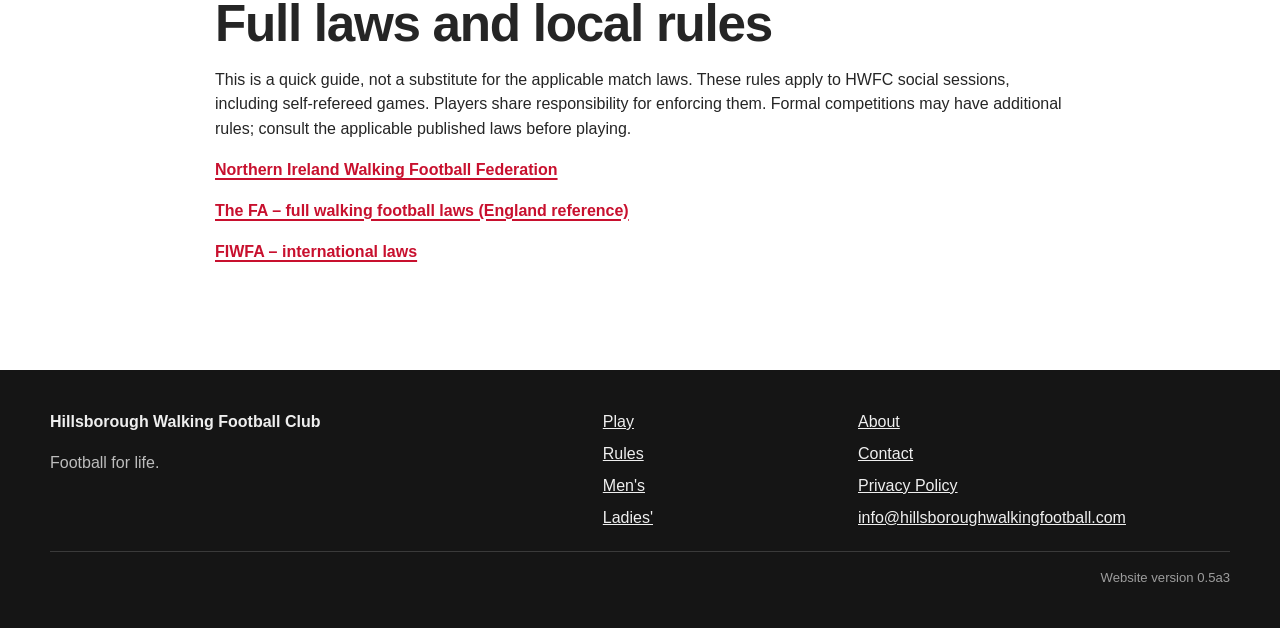
<file: rules/index.html>
<!doctype html>
<html lang="en-GB"><head><meta charset="utf-8"><meta name="viewport" content="width=device-width, initial-scale=1"><title>Rules of the Game | Hillsborough Walking Football Club</title><meta name="description" content="Quick pitchside guide to walking football rules."><link rel="icon" type="image/png" href="/assets/hwfc-logo.png"><link rel="stylesheet" href="/styles.css"></head>
<body><a class="skipLink" href="#mainContent">Skip to main content</a>
<header class="siteHeader">
    <div class="shell headerInner">
        <a class="brand" href="/" aria-label="Hillsborough Walking Football Club home">
            <img class="brandLogo" src="/assets/hwfc-logo.png" alt="" width="64" height="64">
            <span class="brandName">Hillsborough Walking Football Club</span>
        </a>
        <nav class="mainNav" aria-label="Main navigation">
            <a href="/">Home</a>
            <a href="/play/">Play</a><a aria-current="page" href="/rules/">Rules</a>
            <a href="/mens/">Men's</a>
            <a href="/ladies/">Ladies'</a>
            <a href="/kit/">Kit</a>
            <a href="/about/">About</a>
            <a href="/contact/">Contact</a>
        </nav>
    </div>
</header>
<main id="mainContent"><section class="section"><div class="shell narrow"><article class="rulesCard" aria-labelledby="rulesTitle"><header class="rulesBanner"><h1 id="rulesTitle">HWFC – Rules of the Game</h1><p>Play safely. Play fairly. Enjoy the game.</p></header><ol class="quickRules" role="list">
<li><span class="ruleIcon" aria-hidden="true"><svg viewBox="0 0 24 24" fill="none" stroke="currentColor" stroke-width="1.7" stroke-linecap="round" stroke-linejoin="round" focusable="false"><ellipse cx="7" cy="7" rx="2.5" ry="4"/><path d="M5 12h4v3H5z"/><ellipse cx="17" cy="12" rx="2.5" ry="4"/><path d="M15 17h4v3h-4z"/></svg></span><div><strong>1. No running</strong><p>Walk at all times, with or without the ball. One foot must remain in contact with the ground. Running is penalised with an indirect free kick.</p></div></li>
<li><span class="ruleIcon" aria-hidden="true"><svg viewBox="0 0 24 24" fill="none" stroke="currentColor" stroke-width="1.7" stroke-linecap="round" stroke-linejoin="round" focusable="false"><path d="M12 22s8-4 8-11V5l-8-3-8 3v6c0 7 8 11 8 11z"/></svg></span><div><strong>2. No physical contact</strong><p>No pushing, holding, barging or deliberate body contact.</p></div></li>
<li><span class="ruleIcon" aria-hidden="true"><svg viewBox="0 0 24 24" fill="none" stroke="currentColor" stroke-width="1.7" stroke-linecap="round" stroke-linejoin="round" focusable="false"><path d="M12 22s8-4 8-11V5l-8-3-8 3v6c0 7 8 11 8 11zM12 8v5m0 3h.01"/></svg></span><div><strong>3. Safe tackling</strong><p>No tackles from behind or from the side. No sliding tackles.</p></div></li>
<li><span class="ruleIcon" aria-hidden="true"><svg viewBox="0 0 24 24" fill="none" stroke="currentColor" stroke-width="1.7" stroke-linecap="round" stroke-linejoin="round" focusable="false"><path d="M5 4h14M12 20V8m-5 5 5-5 5 5"/></svg></span><div><strong>4. Ball height</strong><p>The ball must not travel above crossbar height. An indirect free kick is awarded to the opposing team for a height offence. A goalkeeper’s save that deflects the ball above the height limit is not itself a height offence.</p></div></li>
<li><span class="ruleIcon" aria-hidden="true"><svg viewBox="0 0 24 24" fill="none" stroke="currentColor" stroke-width="1.7" stroke-linecap="round" stroke-linejoin="round" focusable="false"><circle cx="12" cy="12" r="9"/><path d="M12 7v6m0 4h.01"/></svg></span><div><strong>5. No heading</strong><p>Do not deliberately head the ball.</p></div></li>
<li><span class="ruleIcon" aria-hidden="true"><svg viewBox="0 0 24 24" fill="none" stroke="currentColor" stroke-width="1.7" stroke-linecap="round" stroke-linejoin="round" focusable="false"><rect x="4" y="4" width="16" height="16" rx="2" stroke-dasharray="3 3"/></svg></span><div><strong>6. Goal area</strong><p>Outfield players must stay outside the designated goalkeeper's area.</p></div></li>
<li><span class="ruleIcon" aria-hidden="true"><svg viewBox="0 0 24 24" fill="none" stroke="currentColor" stroke-width="1.7" stroke-linecap="round" stroke-linejoin="round" focusable="false"><path d="M5 21V3m0 2c5-5 9 5 14 0v10c-5 5-9-5-14 0"/></svg></span><div><strong>7. No offside</strong><p>The offside rule does not apply.</p></div></li>
<li><span class="ruleIcon" aria-hidden="true"><svg viewBox="0 0 24 24" fill="none" stroke="currentColor" stroke-width="1.7" stroke-linecap="round" stroke-linejoin="round" focusable="false"><circle cx="7" cy="17" r="4"/><path d="M13 4h7v7m0-7-9 9"/></svg></span><div><strong>8. Free kicks</strong><p>All free kicks are indirect. Opponents must retreat at least 3 metres. Restart from the touchline with a kick-in, not a throw-in.</p></div></li>
<li><span class="ruleIcon" aria-hidden="true"><svg viewBox="0 0 24 24" fill="none" stroke="currentColor" stroke-width="1.7" stroke-linecap="round" stroke-linejoin="round" focusable="false"><path d="M7 12V6a2 2 0 0 1 4 0v5-7a2 2 0 0 1 4 0v7-5a2 2 0 0 1 4 0v9a7 7 0 0 1-14 0l-2-4a2 2 0 0 1 3-2l1 3z"/></svg></span><div><strong>9. Respect and fair play</strong><p>Accept the referee’s decisions when present. Without a referee, acknowledge your own infringements, stop play when necessary and resolve disagreements calmly and fairly. Please feel free to send yourself off.</p></div></li>
<li><span class="ruleIcon" aria-hidden="true"><svg viewBox="0 0 24 24" fill="none" stroke="currentColor" stroke-width="1.7" stroke-linecap="round" stroke-linejoin="round" focusable="false"><path d="M12 21 4 13C-2 7 7 1 12 7c5-6 14 0 8 6z"/><path d="m8 12 3-3 4 4m-5 2 2 2 3-3"/></svg></span><div><strong>10. Spirit of the game</strong><p>Respect your opponents, play responsibly and remember that safety comes before winning.</p></div></li>
</ol><p class="rulesReminder">It's walking football, not slow-running football!</p></article><article class="rulesCard" aria-labelledby="socialRulesTitle"><header class="rulesBanner"><h2 id="socialRulesTitle">Additional Social Session Rules</h2><p>These apply to HWFC social sessions, including the Over 65s session.</p></header><ol class="quickRules" role="list"><li><span class="ruleIcon" aria-hidden="true"><svg viewBox="0 0 24 24" fill="none" stroke="currentColor" stroke-width="1.7" stroke-linecap="round" stroke-linejoin="round" focusable="false"><path d="M4 4v9l9 4h6v4H9l-6-4V4z"/><circle cx="18" cy="8" r="4"/></svg></span><div><strong>1. Side-foot shots only</strong><p>All shots at goal must be taken with the inside of the foot. No laces, toe-pokes or other shooting techniques.</p></div></li><li><span class="ruleIcon" aria-hidden="true"><svg viewBox="0 0 24 24" fill="none" stroke="currentColor" stroke-width="1.7" stroke-linecap="round" stroke-linejoin="round" focusable="false"><rect x="2" y="4" width="20" height="16" rx="1"/><path d="M12 4v16M2 8h4v8H2m20-8h-4v8h4"/><circle cx="12" cy="12" r="3"/></svg></span><div><strong>2. Shoot from the opposition half only</strong><p>Players must be in the opposition half to shoot at goal. No shots from your own half.</p></div></li></ol></article><h2>Full laws and local rules</h2><p>This is a quick guide, not a substitute for the applicable match laws. These rules apply to HWFC social sessions, including self-refereed games. Players share responsibility for enforcing them. Formal competitions may have additional rules; consult the applicable published laws before playing.</p><p><a class="textLink" href="https://niwalkingfootball.com/">Northern Ireland Walking Football Federation</a></p><p><a class="textLink" href="https://www.englandfootball.com/play/ways-to-play/walking-football/Rules-and-Refereeing">The FA – full walking football laws (England reference)</a></p><p><a class="textLink" href="https://fiwfa.org/laws-of-the-game/">FIWFA – international laws</a></p></div></section></main>
<footer class="siteFooter">
    <div class="shell footerGrid">
        <div><strong>Hillsborough Walking Football Club</strong><p>Football for life.</p></div>
        <div><a href="/play/">Play</a><a href="/rules/">Rules</a><a href="/mens/">Men's</a><a href="/ladies/">Ladies'</a></div>
        <div><a href="/about/">About</a><a href="/contact/">Contact</a><a href="/privacy/">Privacy Policy</a><a href="mailto:info@hillsboroughwalkingfootball.com">info@hillsboroughwalkingfootball.com</a></div>
    </div>
</footer></body></html>
</file>
<file: styles.css>
@import url("/base.css");
@import url("/version.css");

.siteFooter::after {
    content: "Website version " var(--siteVersion);
    display: block;
    width: min(var(--shell), calc(100% - 2rem));
    margin: 1.25rem auto 0;
    padding-top: 1rem;
    border-top: 1px solid #3a3a3a;
    color: #9d9d9d;
    font-size: .82rem;
    text-align: right;
}

@media (max-width: 850px) {
    .siteFooter::after { text-align: left; }
}

/* Pitchside rules guide */
.rulesCard { background: #fff; color: #171717; border: 1px solid #ddd; border-radius: 1rem; padding: 1rem; margin-bottom: 2rem; }
.rulesBanner { background: #a71820; color: #fff; border-radius: .5rem; padding: .8rem; }
.rulesBanner h1, .rulesBanner h2 { color: inherit; font-size: 1.35rem; line-height: 1.3; letter-spacing: normal; margin: 0 0 1rem; }
.rulesBanner p { margin: 0; color: inherit; font-size: 1rem; line-height: 1.5; }
.quickRules { list-style: none; margin: 0; padding: 0; }
.quickRules li { display: grid; grid-template-columns: 2.5rem minmax(0,1fr); gap: .75rem; align-items: start; padding: .9rem 0; border-bottom: 1px solid #ddd; }
.quickRules li strong { display: block; line-height: 1.4; }
.quickRules li p { margin: .25rem 0 0; font-size: .95rem; line-height: 1.5; }
.ruleIcon { display: grid; place-items: center; width: 2.5rem; height: 2.5rem; background: #f7f7f7; border-radius: .5rem; }
.ruleIcon svg { width: 1.35rem; height: 1.35rem; }
.rulesReminder { text-align: center; font-weight: bold; background: #f5f5f5; border-radius: .5rem; padding: .9rem; margin: 1rem 0 0; }
@media (max-width: 480px) { .rulesCard { padding: .75rem; } .quickRules li { gap: .65rem; } }
</file>
